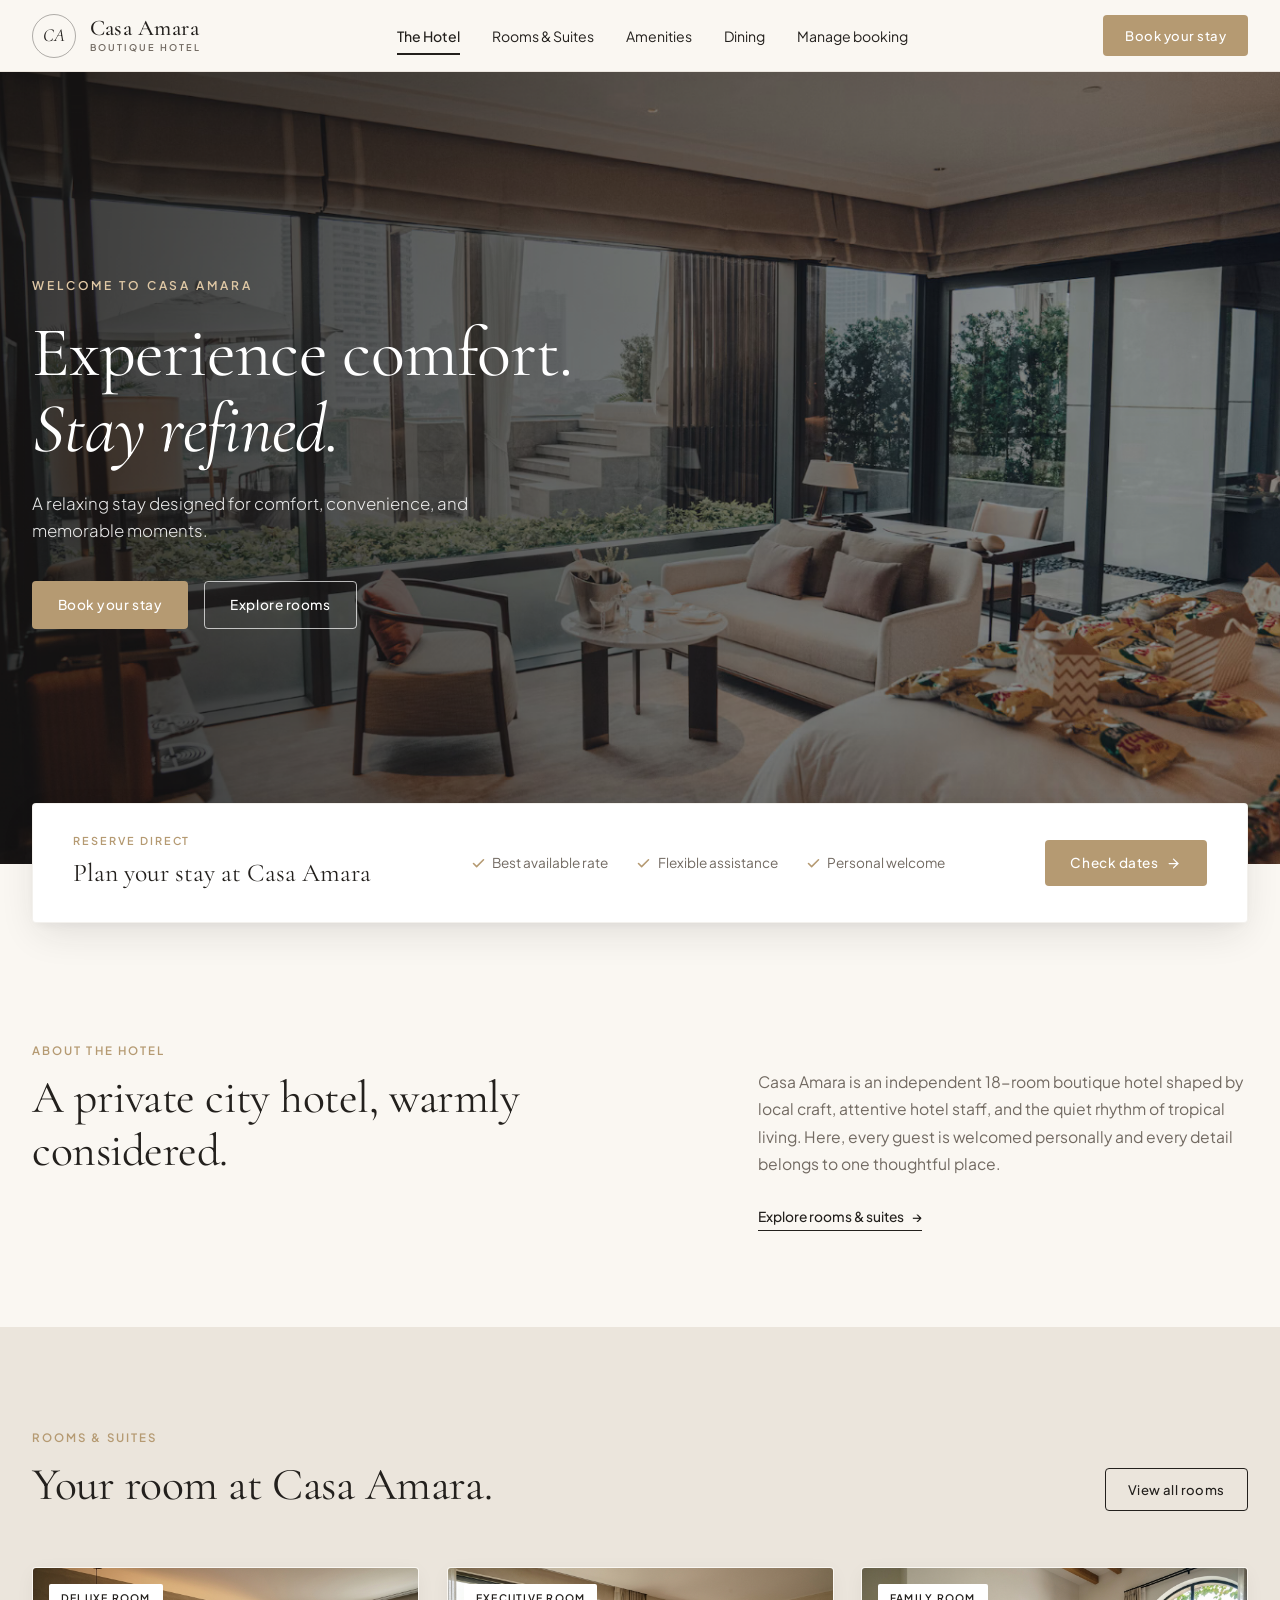
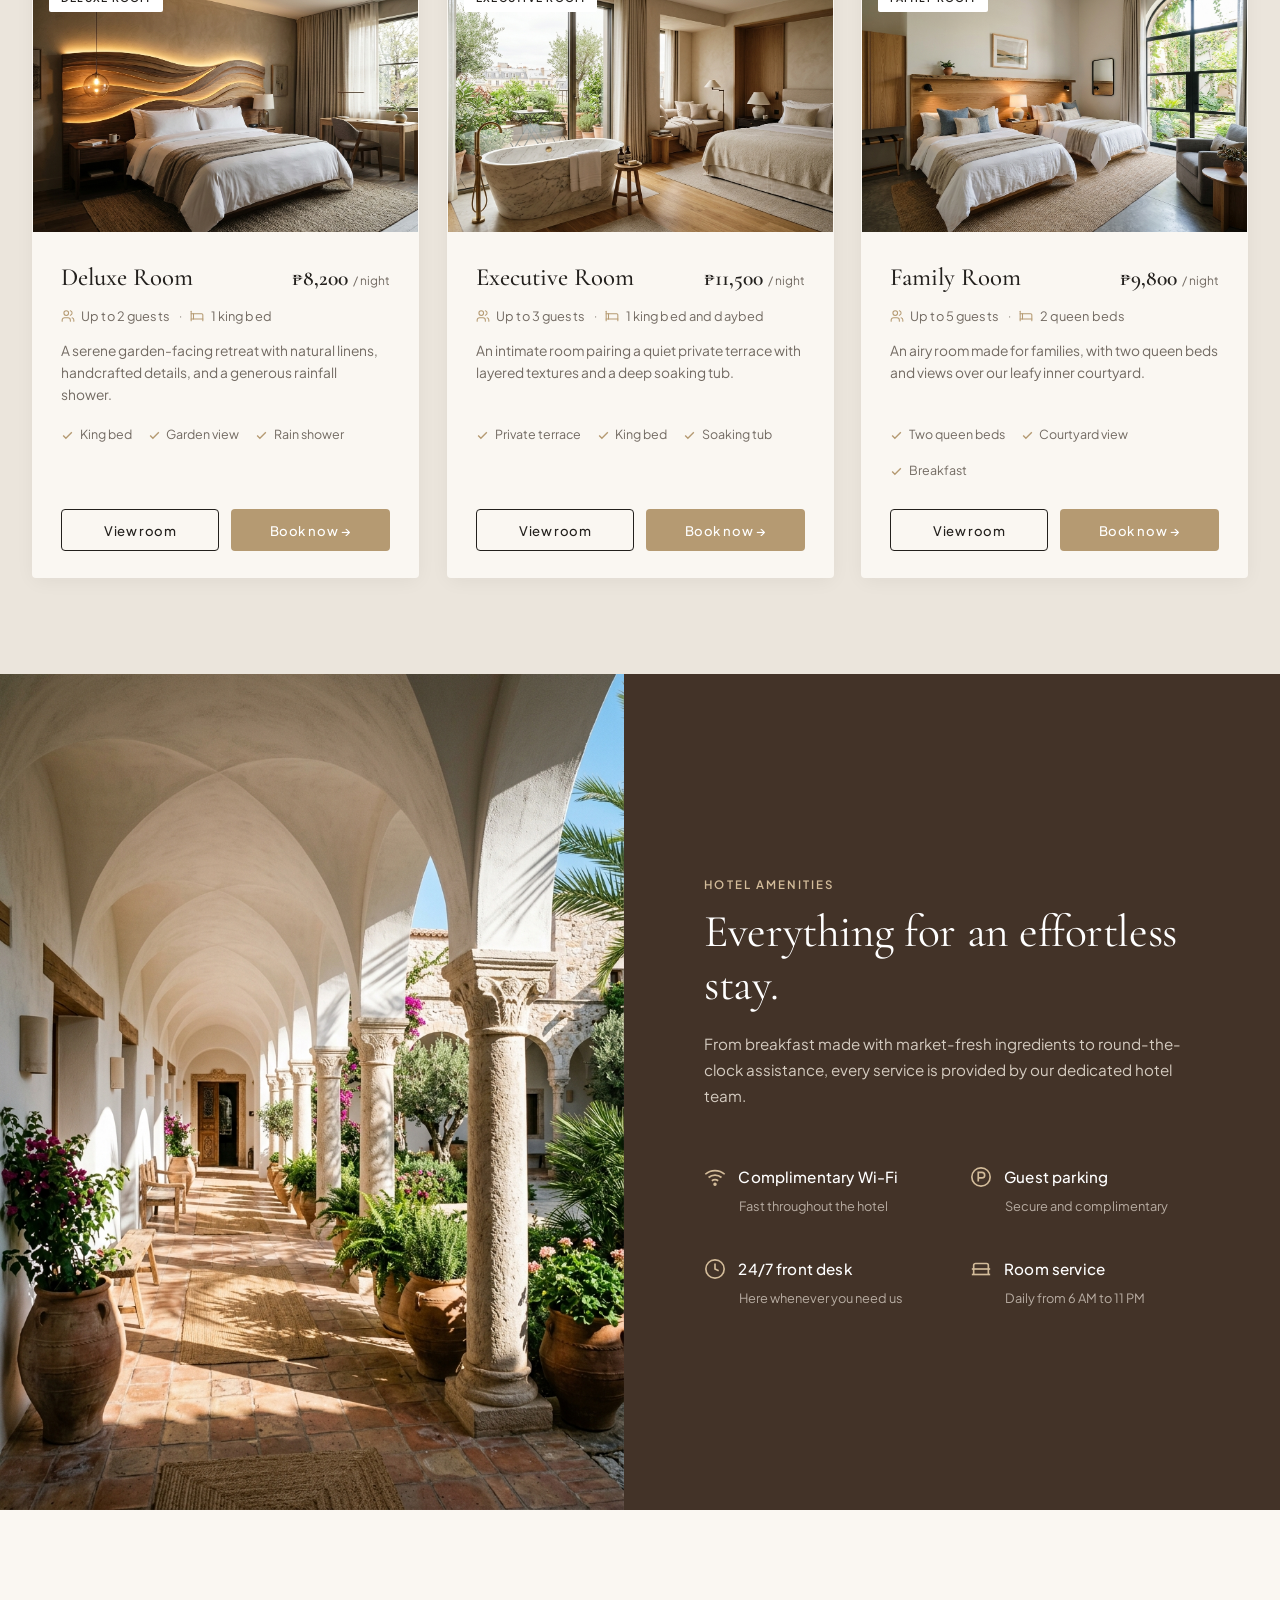
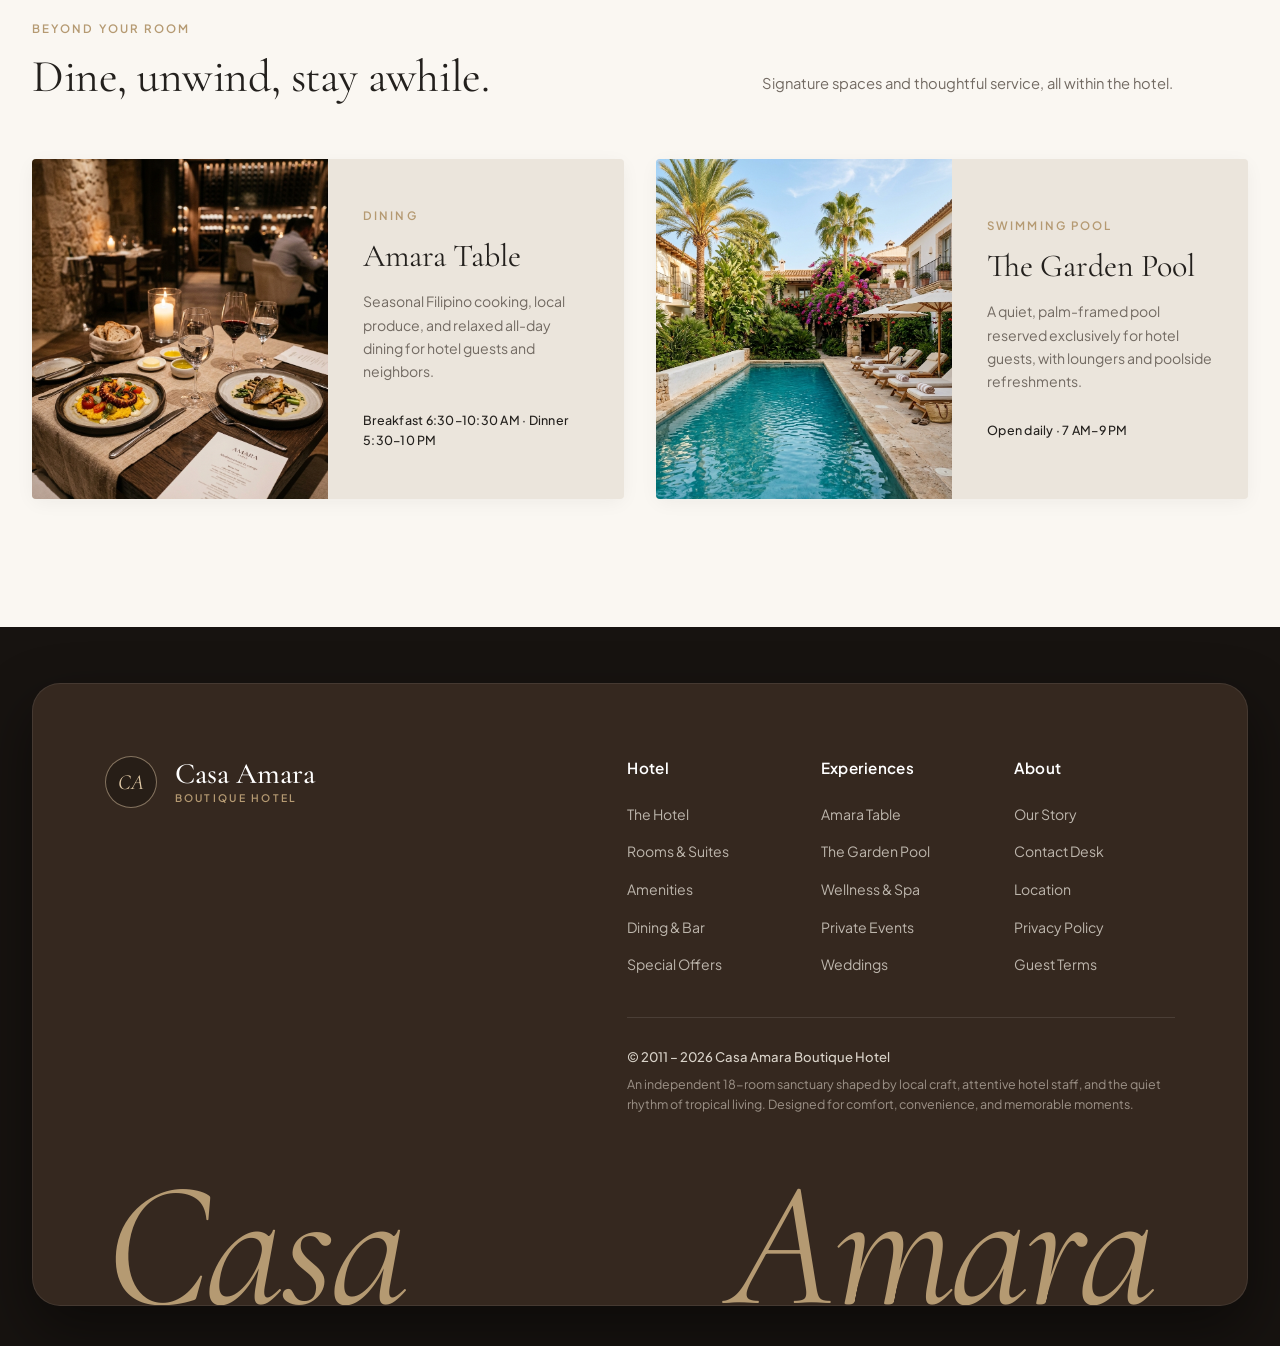
<file: index.html>
<!DOCTYPE html>
<html lang="en">
<head>
  <meta charset="UTF-8">
  <meta name="viewport" content="width=device-width, initial-scale=1.0">
  <title>Casa Amara Boutique Hotel | Luxury Stay</title>
  <meta name="description" content="Casa Amara is an independent 18-room boutique hotel shaped by local craft, attentive staff, and the quiet rhythm of tropical living.">
  
  <!-- Google Fonts: Cormorant Garamond & Plus Jakarta Sans -->
  <link rel="preconnect" href="https://fonts.googleapis.com">
  <link rel="preconnect" href="https://fonts.gstatic.com" crossorigin>
  <link href="https://fonts.googleapis.com/css2?family=Cormorant+Garamond:ital,wght@0,400;0,500;0,600;1,400;1,500&family=Plus+Jakarta+Sans:wght@300;400;500;600&display=swap" rel="stylesheet">
  
  <!-- Main Stylesheet -->
  <link rel="stylesheet" href="css/style.css">
</head>
<body>

  <!-- =========================================================================
       1. Top Header & Navigation
       ========================================================================= -->
  <header class="site-header" id="top">
    <div class="header-container">
      <!-- Monogram & Logo -->
      <a href="#top" class="brand-logo" aria-label="Casa Amara Home">
        <div class="logo-circle">CA</div>
        <div class="logo-text">
          <span class="logo-title">Casa Amara</span>
          <span class="logo-subtitle">BOUTIQUE HOTEL</span>
        </div>
      </a>

      <!-- Navigation Links -->
      <nav aria-label="Primary Navigation">
        <ul class="nav-menu">
          <li><a href="#top" class="nav-link active">The Hotel</a></li>
          <li><a href="rooms.html" class="nav-link">Rooms &amp; Suites</a></li>
          <li><a href="#amenities" class="nav-link">Amenities</a></li>
          <li><a href="#dining" class="nav-link">Dining</a></li>
          <li><a href="#reserve" class="nav-link">Manage booking</a></li>
        </ul>
      </nav>

      <!-- Action Button -->
      <div class="header-action">
        <a href="booking.html" class="btn-primary">Book your stay</a>
      </div>

      <!-- Mobile Hamburger -->
      <button class="mobile-toggle" aria-label="Toggle navigation menu">
        <span></span>
        <span></span>
        <span></span>
      </button>
    </div>
  </header>

  <main>
    <!-- =========================================================================
         2. Hero Section
         ========================================================================= -->
    <section class="hero-section" id="hero">
      <div class="container">
        <div class="hero-content">
          <span class="hero-tagline">WELCOME TO CASA AMARA</span>
          <h1 class="hero-title">
            Experience comfort.
            <span class="italic-highlight">Stay refined.</span>
          </h1>
          <p class="hero-desc">
            A relaxing stay designed for comfort, convenience, and memorable moments.
          </p>
          <div class="hero-buttons">
            <a href="booking.html" class="btn-primary">Book your stay</a>
            <a href="rooms.html" class="btn-outline-white">Explore rooms</a>
          </div>
        </div>
      </div>
    </section>

    <!-- =========================================================================
         3. Reserve Direct Floating Bar
         ========================================================================= -->
    <div class="container reserve-direct-wrapper" id="reserve">
      <div class="reserve-direct-card">
        <div class="reserve-left">
          <div class="reserve-tag">RESERVE DIRECT</div>
          <h2 class="reserve-heading">Plan your stay at Casa Amara</h2>
        </div>

        <ul class="reserve-perks">
          <li>
            <svg width="15" height="15" viewBox="0 0 24 24" fill="none" stroke="currentColor" stroke-width="2.5" stroke-linecap="round" stroke-linejoin="round">
              <polyline points="20 6 9 17 4 12"></polyline>
            </svg>
            Best available rate
          </li>
          <li>
            <svg width="15" height="15" viewBox="0 0 24 24" fill="none" stroke="currentColor" stroke-width="2.5" stroke-linecap="round" stroke-linejoin="round">
              <polyline points="20 6 9 17 4 12"></polyline>
            </svg>
            Flexible assistance
          </li>
          <li>
            <svg width="15" height="15" viewBox="0 0 24 24" fill="none" stroke="currentColor" stroke-width="2.5" stroke-linecap="round" stroke-linejoin="round">
              <polyline points="20 6 9 17 4 12"></polyline>
            </svg>
            Personal welcome
          </li>
        </ul>

        <div class="reserve-action">
          <a href="booking.html" class="btn-primary">
            Check dates
            <svg width="15" height="15" viewBox="0 0 24 24" fill="none" stroke="currentColor" stroke-width="2" stroke-linecap="round" stroke-linejoin="round">
              <line x1="5" y1="12" x2="19" y2="12"></line>
              <polyline points="12 5 19 12 12 19"></polyline>
            </svg>
          </a>
        </div>
      </div>
    </div>

    <!-- =========================================================================
         4. About The Hotel Section
         ========================================================================= -->
    <section class="about-section" id="about">
      <div class="container">
        <div class="about-grid">
          <div class="about-left">
            <span class="eyebrow-tag">ABOUT THE HOTEL</span>
            <h2 class="section-headline">A private city hotel, warmly considered.</h2>
          </div>
          <div class="about-right">
            <p class="about-text">
              Casa Amara is an independent 18-room boutique hotel shaped by local craft, attentive hotel staff, and the quiet rhythm of tropical living. Here, every guest is welcomed personally and every detail belongs to one thoughtful place.
            </p>
            <a href="rooms.html" class="text-arrow-link">
              Explore rooms &amp; suites 
              <span aria-hidden="true">&rarr;</span>
            </a>
          </div>
        </div>
      </div>
    </section>

    <!-- =========================================================================
         5. Rooms & Suites Section
         ========================================================================= -->
    <section class="rooms-section" id="rooms">
      <div class="container">
        <div class="section-top-row">
          <div>
            <span class="eyebrow-tag">ROOMS &amp; SUITES</span>
            <h2 class="section-headline">Your room at Casa Amara.</h2>
          </div>
          <a href="rooms.html" class="btn-outline-dark">View all rooms</a>
        </div>

        <div class="rooms-grid">
          <!-- Room Card 1: Deluxe Room -->
          <article class="room-card">
            <div class="room-image-box">
              <span class="room-badge">DELUXE ROOM</span>
              <img src="assets/images/deluxe-room.jpg" alt="Deluxe Room with handcrafted headboard" loading="lazy">
            </div>
            <div class="room-content">
              <div class="room-header">
                <h3 class="room-title">Deluxe Room</h3>
                <div class="room-price">₱8,200 <span>/ night</span></div>
              </div>
              <div class="room-meta">
                <span class="room-meta-item">
                  <svg class="meta-icon" width="14" height="14" viewBox="0 0 24 24" fill="none" stroke="currentColor" stroke-width="1.8" stroke-linecap="round" stroke-linejoin="round" aria-hidden="true"><path d="M16 21v-2a4 4 0 0 0-4-4H6a4 4 0 0 0-4 4v2"></path><circle cx="9" cy="7" r="4"></circle><path d="M22 21v-2a4 4 0 0 0-3-3.87"></path><path d="M16 3.13a4 4 0 0 1 0 7.75"></path></svg>
                  Up to 2 guests
                </span>
                <span class="room-meta-sep">·</span>
                <span class="room-meta-item">
                  <svg class="meta-icon" width="14" height="14" viewBox="0 0 24 24" fill="none" stroke="currentColor" stroke-width="1.8" stroke-linecap="round" stroke-linejoin="round" aria-hidden="true"><path d="M2 4v16"></path><path d="M2 8h18a2 2 0 0 1 2 2v10"></path><path d="M2 17h20"></path><path d="M6 8v9"></path></svg>
                  1 king bed
                </span>
              </div>
              <p class="room-desc">
                A serene garden-facing retreat with natural linens, handcrafted details, and a generous rainfall shower.
              </p>
              <ul class="room-features">
                <li>
                  <svg width="13" height="13" viewBox="0 0 24 24" fill="none" stroke="currentColor" stroke-width="2.5"><polyline points="20 6 9 17 4 12"></polyline></svg>
                  King bed
                </li>
                <li>
                  <svg width="13" height="13" viewBox="0 0 24 24" fill="none" stroke="currentColor" stroke-width="2.5"><polyline points="20 6 9 17 4 12"></polyline></svg>
                  Garden view
                </li>
                <li>
                  <svg width="13" height="13" viewBox="0 0 24 24" fill="none" stroke="currentColor" stroke-width="2.5"><polyline points="20 6 9 17 4 12"></polyline></svg>
                  Rain shower
                </li>
              </ul>
              <div class="room-actions">
                <button type="button" class="btn-outline-dark btn-view-room" data-room-id="deluxe">View room</button>
                <a href="booking.html?room=deluxe" class="btn-primary">Book now &rarr;</a>
              </div>
            </div>
          </article>

          <!-- Room Card 2: Executive Room -->
          <article class="room-card">
            <div class="room-image-box">
              <span class="room-badge">EXECUTIVE ROOM</span>
              <img src="assets/images/executive-room.jpg" alt="Executive Room with private terrace and soaking tub" loading="lazy">
            </div>
            <div class="room-content">
              <div class="room-header">
                <h3 class="room-title">Executive Room</h3>
                <div class="room-price">₱11,500 <span>/ night</span></div>
              </div>
              <div class="room-meta">
                <span class="room-meta-item">
                  <svg class="meta-icon" width="14" height="14" viewBox="0 0 24 24" fill="none" stroke="currentColor" stroke-width="1.8" stroke-linecap="round" stroke-linejoin="round" aria-hidden="true"><path d="M16 21v-2a4 4 0 0 0-4-4H6a4 4 0 0 0-4 4v2"></path><circle cx="9" cy="7" r="4"></circle><path d="M22 21v-2a4 4 0 0 0-3-3.87"></path><path d="M16 3.13a4 4 0 0 1 0 7.75"></path></svg>
                  Up to 3 guests
                </span>
                <span class="room-meta-sep">·</span>
                <span class="room-meta-item">
                  <svg class="meta-icon" width="14" height="14" viewBox="0 0 24 24" fill="none" stroke="currentColor" stroke-width="1.8" stroke-linecap="round" stroke-linejoin="round" aria-hidden="true"><path d="M2 4v16"></path><path d="M2 8h18a2 2 0 0 1 2 2v10"></path><path d="M2 17h20"></path><path d="M6 8v9"></path></svg>
                  1 king bed and daybed
                </span>
              </div>
              <p class="room-desc">
                An intimate room pairing a quiet private terrace with layered textures and a deep soaking tub.
              </p>
              <ul class="room-features">
                <li>
                  <svg width="13" height="13" viewBox="0 0 24 24" fill="none" stroke="currentColor" stroke-width="2.5"><polyline points="20 6 9 17 4 12"></polyline></svg>
                  Private terrace
                </li>
                <li>
                  <svg width="13" height="13" viewBox="0 0 24 24" fill="none" stroke="currentColor" stroke-width="2.5"><polyline points="20 6 9 17 4 12"></polyline></svg>
                  King bed
                </li>
                <li>
                  <svg width="13" height="13" viewBox="0 0 24 24" fill="none" stroke="currentColor" stroke-width="2.5"><polyline points="20 6 9 17 4 12"></polyline></svg>
                  Soaking tub
                </li>
              </ul>
              <div class="room-actions">
                <button type="button" class="btn-outline-dark btn-view-room" data-room-id="executive">View room</button>
                <a href="booking.html?room=executive" class="btn-primary">Book now &rarr;</a>
              </div>
            </div>
          </article>

          <!-- Room Card 3: Family Room -->
          <article class="room-card">
            <div class="room-image-box">
              <span class="room-badge">FAMILY ROOM</span>
              <img src="assets/images/family-room.jpg" alt="Family Room overlooking inner leafy courtyard" loading="lazy">
            </div>
            <div class="room-content">
              <div class="room-header">
                <h3 class="room-title">Family Room</h3>
                <div class="room-price">₱9,800 <span>/ night</span></div>
              </div>
              <div class="room-meta">
                <span class="room-meta-item">
                  <svg class="meta-icon" width="14" height="14" viewBox="0 0 24 24" fill="none" stroke="currentColor" stroke-width="1.8" stroke-linecap="round" stroke-linejoin="round" aria-hidden="true"><path d="M16 21v-2a4 4 0 0 0-4-4H6a4 4 0 0 0-4 4v2"></path><circle cx="9" cy="7" r="4"></circle><path d="M22 21v-2a4 4 0 0 0-3-3.87"></path><path d="M16 3.13a4 4 0 0 1 0 7.75"></path></svg>
                  Up to 5 guests
                </span>
                <span class="room-meta-sep">·</span>
                <span class="room-meta-item">
                  <svg class="meta-icon" width="14" height="14" viewBox="0 0 24 24" fill="none" stroke="currentColor" stroke-width="1.8" stroke-linecap="round" stroke-linejoin="round" aria-hidden="true"><path d="M2 4v16"></path><path d="M2 8h18a2 2 0 0 1 2 2v10"></path><path d="M2 17h20"></path><path d="M6 8v9"></path></svg>
                  2 queen beds
                </span>
              </div>
              <p class="room-desc">
                An airy room made for families, with two queen beds and views over our leafy inner courtyard.
              </p>
              <ul class="room-features">
                <li>
                  <svg width="13" height="13" viewBox="0 0 24 24" fill="none" stroke="currentColor" stroke-width="2.5"><polyline points="20 6 9 17 4 12"></polyline></svg>
                  Two queen beds
                </li>
                <li>
                  <svg width="13" height="13" viewBox="0 0 24 24" fill="none" stroke="currentColor" stroke-width="2.5"><polyline points="20 6 9 17 4 12"></polyline></svg>
                  Courtyard view
                </li>
                <li>
                  <svg width="13" height="13" viewBox="0 0 24 24" fill="none" stroke="currentColor" stroke-width="2.5"><polyline points="20 6 9 17 4 12"></polyline></svg>
                  Breakfast
                </li>
              </ul>
              <div class="room-actions">
                <button type="button" class="btn-outline-dark btn-view-room" data-room-id="family">View room</button>
                <a href="booking.html?room=family" class="btn-primary">Book now &rarr;</a>
              </div>
            </div>
          </article>
        </div>
      </div>
    </section>

    <!-- =========================================================================
         6. Hotel Amenities Section
         ========================================================================= -->
    <section class="amenities-section" id="amenities">
      <div class="amenities-wrapper">
        <!-- Left: Full Architectural Photo -->
        <div class="amenities-image-col">
          <img src="assets/images/amenities-arch.jpg" alt="Architectural whitewashed arches and corridor" loading="lazy">
        </div>

        <!-- Right: Chocolate Espresso Content Panel -->
        <div class="amenities-content-col">
          <span class="eyebrow-tag light">HOTEL AMENITIES</span>
          <h2 class="section-headline">Everything for an effortless stay.</h2>
          <p class="amenities-intro">
            From breakfast made with market-fresh ingredients to round-the-clock assistance, every service is provided by our dedicated hotel team.
          </p>

          <div class="amenities-features-grid">
            <!-- Amenity 1: Wi-Fi -->
            <div class="amenity-item">
              <div class="amenity-header">
                <svg class="amenity-icon" viewBox="0 0 24 24" fill="none" stroke="currentColor" stroke-width="1.8">
                  <path d="M5 12.55a11 11 0 0 1 14.08 0"></path>
                  <path d="M1.42 9a16 16 0 0 1 21.16 0"></path>
                  <path d="M8.53 16.11a6 6 0 0 1 6.95 0"></path>
                  <circle cx="12" cy="20" r="1" fill="currentColor"></circle>
                </svg>
                <h4 class="amenity-title">Complimentary Wi-Fi</h4>
              </div>
              <p class="amenity-subtext">Fast throughout the hotel</p>
            </div>

            <!-- Amenity 2: Guest parking -->
            <div class="amenity-item">
              <div class="amenity-header">
                <svg class="amenity-icon" viewBox="0 0 24 24" fill="none" stroke="currentColor" stroke-width="1.8">
                  <circle cx="12" cy="12" r="10"></circle>
                  <path d="M9 17V7h4a3 3 0 0 1 0 6H9"></path>
                </svg>
                <h4 class="amenity-title">Guest parking</h4>
              </div>
              <p class="amenity-subtext">Secure and complimentary</p>
            </div>

            <!-- Amenity 3: 24/7 Front desk -->
            <div class="amenity-item">
              <div class="amenity-header">
                <svg class="amenity-icon" viewBox="0 0 24 24" fill="none" stroke="currentColor" stroke-width="1.8">
                  <circle cx="12" cy="12" r="10"></circle>
                  <polyline points="12 6 12 12 16 14"></polyline>
                </svg>
                <h4 class="amenity-title">24/7 front desk</h4>
              </div>
              <p class="amenity-subtext">Here whenever you need us</p>
            </div>

            <!-- Amenity 4: Room service -->
            <div class="amenity-item">
              <div class="amenity-header">
                <svg class="amenity-icon" viewBox="0 0 24 24" fill="none" stroke="currentColor" stroke-width="1.8">
                  <path d="M2 18h20"></path>
                  <path d="M4 18V8a2 2 0 0 1 2-2h12a2 2 0 0 1 2 2v10"></path>
                  <line x1="2" y1="12" x2="22" y2="12"></line>
                </svg>
                <h4 class="amenity-title">Room service</h4>
              </div>
              <p class="amenity-subtext">Daily from 6 AM to 11 PM</p>
            </div>
          </div>
        </div>
      </div>
    </section>

    <!-- =========================================================================
         7. Beyond Your Room / Dining & Pool Section
         ========================================================================= -->
    <section class="dining-section" id="dining">
      <div class="container">
        <div class="dining-top-row">
          <div>
            <span class="eyebrow-tag">BEYOND YOUR ROOM</span>
            <h2 class="section-headline">Dine, unwind, stay awhile.</h2>
          </div>
          <p class="dining-subtitle-text">
            Signature spaces and thoughtful service, all within the hotel.
          </p>
        </div>

        <div class="dining-cards-grid">
          <!-- Dining Card 1: Amara Table -->
          <article class="dining-split-card">
            <div class="dining-image-half">
              <img src="assets/images/dining-table.jpg" alt="Amara Table dining atmosphere" loading="lazy">
            </div>
            <div class="dining-info-half">
              <span class="eyebrow-tag">DINING</span>
              <h3 class="dining-card-title">Amara Table</h3>
              <p class="dining-card-desc">
                Seasonal Filipino cooking, local produce, and relaxed all-day dining for hotel guests and neighbors.
              </p>
              <div class="dining-schedule">
                Breakfast 6:30–10:30 AM · Dinner 5:30–10 PM
              </div>
            </div>
          </article>

          <!-- Dining Card 2: The Garden Pool -->
          <article class="dining-split-card">
            <div class="dining-image-half">
              <img src="assets/images/garden-pool.jpg" alt="The Garden Pool with palm trees" loading="lazy">
            </div>
            <div class="dining-info-half">
              <span class="eyebrow-tag">SWIMMING POOL</span>
              <h3 class="dining-card-title">The Garden Pool</h3>
              <p class="dining-card-desc">
                A quiet, palm-framed pool reserved exclusively for hotel guests, with loungers and poolside refreshments.
              </p>
              <div class="dining-schedule">
                Open daily · 7 AM–9 PM
              </div>
            </div>
          </article>
        </div>
      </div>
    </section>
  </main>

  <!-- =========================================================================
       8. Modern Boutique Footer (Recessed Card with Kinetic Typography)
       ========================================================================= -->
  <footer class="site-footer-wrapper" id="footer">
    <div class="footer-card">
      <div class="footer-main-grid">
        <!-- Left: Brand Logo & Title -->
        <div class="footer-left-col">
          <div class="footer-brand">
            <div class="footer-logo-circle">CA</div>
            <div class="footer-brand-text">
              <span class="footer-brand-title">Casa Amara</span>
              <span class="footer-brand-subtitle">BOUTIQUE HOTEL</span>
            </div>
          </div>
        </div>

        <!-- Right: 3 Nav Columns & Copyright Credit Note -->
        <div class="footer-right-col">
          <div class="footer-nav-columns">
            <div>
              <h4 class="footer-col-title">Hotel</h4>
              <ul class="footer-link-list">
                <li><a href="#top">The Hotel</a></li>
                <li><a href="rooms.html">Rooms &amp; Suites</a></li>
                <li><a href="#amenities">Amenities</a></li>
                <li><a href="#dining">Dining &amp; Bar</a></li>
                <li><a href="#rooms">Special Offers</a></li>
              </ul>
            </div>

            <div>
              <h4 class="footer-col-title">Experiences</h4>
              <ul class="footer-link-list">
                <li><a href="#dining">Amara Table</a></li>
                <li><a href="#dining">The Garden Pool</a></li>
                <li><a href="#amenities">Wellness &amp; Spa</a></li>
                <li><a href="#reserve">Private Events</a></li>
                <li><a href="#reserve">Weddings</a></li>
              </ul>
            </div>

            <div>
              <h4 class="footer-col-title">About</h4>
              <ul class="footer-link-list">
                <li><a href="#about">Our Story</a></li>
                <li><a href="#reserve">Contact Desk</a></li>
                <li><a href="#reserve">Location</a></li>
                <li><a href="#top">Privacy Policy</a></li>
                <li><a href="#top">Guest Terms</a></li>
              </ul>
            </div>
          </div>

          <div class="footer-copy-block">
            <p class="footer-copyright">&copy; 2011 &ndash; 2026 Casa Amara Boutique Hotel</p>
            <p class="footer-credit-note">
              An independent 18-room sanctuary shaped by local craft, attentive hotel staff, and the quiet rhythm of tropical living. Designed for comfort, convenience, and memorable moments.
            </p>
          </div>
        </div>
      </div>

      <!-- Bottom Giant Display Text in Italic -->
      <div class="giant-footer-title" aria-label="Casa Amara">
        <div class="stretch-word">Casa</div>
        <span class="stretch-space">&nbsp;</span>
        <div class="stretch-word">Amara</div>
      </div>
    </div>
  </footer>

  <!-- =========================================================================
       View Room Detail Modal (Split 2-Column Luxury Modal - Exact Figma Spec)
       ========================================================================= -->
  <div class="view-room-modal-backdrop" id="viewRoomModal" aria-hidden="true" role="dialog">
    <div class="view-room-modal-card">
      <button type="button" class="view-room-modal-close" id="closeViewRoomModal" aria-label="Close modal">
        <svg width="20" height="20" viewBox="0 0 24 24" fill="none" stroke="currentColor" stroke-width="2" stroke-linecap="round" stroke-linejoin="round">
          <line x1="18" y1="6" x2="6" y2="18"></line>
          <line x1="6" y1="6" x2="18" y2="18"></line>
        </svg>
      </button>

      <!-- Left: Full-bleed Room Photography -->
      <div class="view-room-modal-media">
        <img id="viewRoomModalImg" src="assets/images/deluxe-room.jpg" alt="Deluxe Room Interior">
      </div>

      <!-- Right: Detailed Information -->
      <div class="view-room-modal-content">
        <div class="view-room-modal-top">
          <div class="view-room-tag" id="viewRoomModalTag">Deluxe room</div>
          <h2 class="view-room-title" id="viewRoomModalTitle">Deluxe Room</h2>
          <p class="view-room-desc" id="viewRoomModalDesc">
            A serene garden-facing retreat with natural linens, handcrafted details, and a generous rainfall shower.
          </p>
          
          <hr class="view-room-divider">

          <div class="view-room-specs" id="viewRoomModalSpecs">
            Up to 2 guests · 1 king bed · 4 rooms in hotel inventory
          </div>

          <div class="view-room-features" id="viewRoomModalFeatures">
            <span><svg width="12" height="12" viewBox="0 0 24 24" fill="none" stroke="currentColor" stroke-width="2.5"><polyline points="20 6 9 17 4 12"></polyline></svg> King bed</span>
            <span><svg width="12" height="12" viewBox="0 0 24 24" fill="none" stroke="currentColor" stroke-width="2.5"><polyline points="20 6 9 17 4 12"></polyline></svg> Garden view</span>
            <span><svg width="12" height="12" viewBox="0 0 24 24" fill="none" stroke="currentColor" stroke-width="2.5"><polyline points="20 6 9 17 4 12"></polyline></svg> Rain shower</span>
          </div>

          <hr class="view-room-divider">
        </div>

        <div class="view-room-footer">
          <div class="view-room-price-box">
            <div class="view-room-price-val" id="viewRoomModalPrice">₱8,200</div>
            <div class="view-room-price-sub">/ night</div>
          </div>
          <a href="booking.html?room=deluxe" class="view-room-btn-book" id="viewRoomModalBookBtn">
            Book this room
          </a>
        </div>
      </div>
    </div>
  </div>

  <!-- Script -->
  <script src="js/main.js"></script>
</body>
</html>
</file>
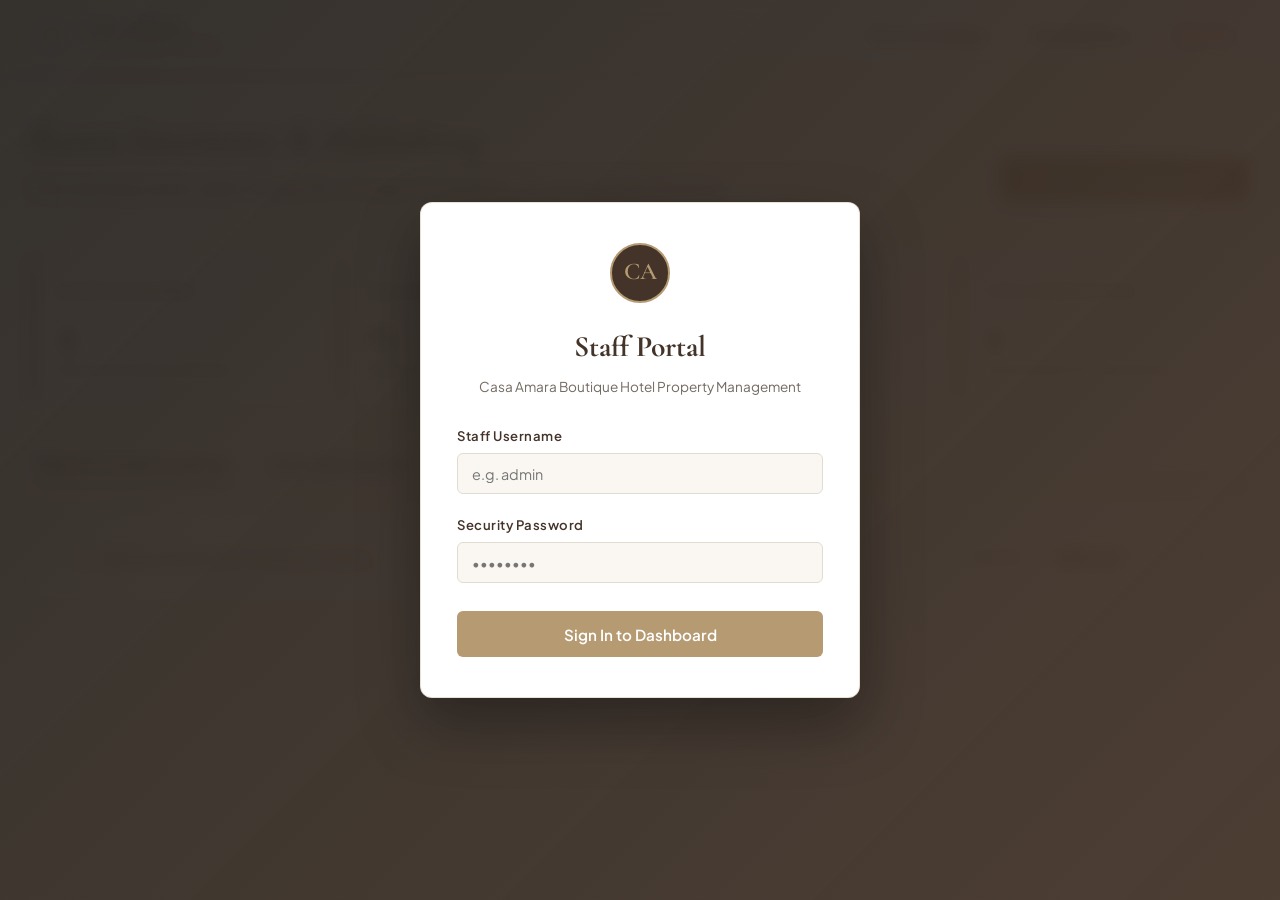
<file: admin.html>
<!DOCTYPE html>
<html lang="en">
<head>
  <meta charset="UTF-8">
  <meta name="viewport" content="width=device-width, initial-scale=1.0">
  <title>Casa Amara | Hotel Admin &amp; Room Inventory Publishing Portal</title>
  <meta name="description" content="Casa Amara Boutique Hotel Management &amp; Room Publishing System. Manage inventory, nightly rates, amenities, and guest reservations.">
  
  <!-- Typography -->
  <link rel="preconnect" href="https://fonts.googleapis.com">
  <link rel="preconnect" href="https://fonts.gstatic.com" crossorigin>
  <link href="https://fonts.googleapis.com/css2?family=Cormorant+Garamond:ital,wght@0,300;0,400;0,500;0,600;1,400&family=Plus+Jakarta+Sans:wght@300;400;500;600;700&display=swap" rel="stylesheet">
  
  <!-- CSS Stylesheets -->
  <link rel="stylesheet" href="css/style.css">
  <link rel="stylesheet" href="css/admin.css">
</head>
<body class="admin-body">

  <!-- =========================================================================
       1. Staff Authentication Overlay (Security Gate)
       ========================================================================= -->
  <div class="admin-login-overlay" id="loginOverlay">
    <div class="admin-login-card">
      <div class="admin-login-logo">CA</div>
      <h2 class="admin-login-title">Staff Portal</h2>
      <p class="admin-login-subtitle">Casa Amara Boutique Hotel Property Management</p>

      <form id="loginForm">
        <div class="form-field-group" style="text-align: left;">
          <label for="loginUsername">Staff Username</label>
          <input type="text" id="loginUsername" placeholder="e.g. admin" required autocomplete="username">
        </div>
        <div class="form-field-group" style="text-align: left;">
          <label for="loginPassword">Security Password</label>
          <input type="password" id="loginPassword" placeholder="••••••••" required autocomplete="current-password">
        </div>
        <div id="loginError" style="display: none; color: #E53E3E; font-size: 0.85rem; margin-bottom: 1rem; text-align: left;"></div>
        <button type="submit" class="btn-login-submit">Sign In to Dashboard</button>
      </form>

      
    </div>
  </div>

  <!-- =========================================================================
       2. Admin Navbar
       ========================================================================= -->
  <header class="admin-navbar">
    <div class="admin-nav-inner">
      <div class="admin-nav-left">
        <a href="index.html" class="admin-logo-link">
          <div class="logo-circle" style="width: 38px; height: 38px; font-size: 1rem;">CA</div>
          <div class="logo-text">
            <span class="logo-title" style="font-size: 1.25rem;">Casa Amara</span>
            <span class="logo-subtitle" style="font-size: 0.58rem;">MANAGEMENT PORTAL</span>
          </div>
        </a>
      </div>

      <div class="admin-nav-right">
        <a href="rooms.html" target="_blank" class="btn-nav-action">View Live Catalog ↗</a>
        <a href="booking.html" target="_blank" class="btn-nav-action">Booking Flow ↗</a>
        <button type="button" class="btn-nav-action btn-nav-signout" id="btnSignOut">Sign Out</button>
      </div>
    </div>
  </header>

  <!-- =========================================================================
       3. Main Dashboard Body
       ========================================================================= -->
  <main class="admin-main">
    <!-- Header Title & Action Row -->
    <div class="admin-header-row">
      <div class="admin-title-area">
        <h1>Room Inventory &amp; Publishing</h1>
        <p>Post new luxury rooms, adjust nightly rates, manage unit availability, and oversee guest bookings.</p>
      </div>
      <div class="admin-actions-area">
        <button type="button" class="btn-post-room" id="btnOpenPostModal">
          <svg width="16" height="16" viewBox="0 0 24 24" fill="none" stroke="currentColor" stroke-width="2.5"><line x1="12" y1="5" x2="12" y2="19"></line><line x1="5" y1="12" x2="19" y2="12"></line></svg>
          Post / Publish New Room
        </button>
      </div>
    </div>

    <!-- KPI Performance Cards -->
    <section class="admin-kpi-grid">
      <div class="admin-kpi-card">
        <div class="kpi-label">Room Categories</div>
        <div class="kpi-value" id="kpiTotalRooms">4</div>
        <div class="kpi-subtext">Active room types published</div>
      </div>
      <div class="admin-kpi-card">
        <div class="kpi-label">Available Units</div>
        <div class="kpi-value" id="kpiAvailableUnits">15</div>
        <div class="kpi-subtext">Ready for immediate check-in</div>
      </div>
      <div class="admin-kpi-card">
        <div class="kpi-label">Under Maintenance</div>
        <div class="kpi-value" id="kpiMaintenanceRooms">0</div>
        <div class="kpi-subtext">Temporarily off-market</div>
      </div>
      <div class="admin-kpi-card">
        <div class="kpi-label">Total Reservations</div>
        <div class="kpi-value" id="kpiTotalReservations">4</div>
        <div class="kpi-subtext">Synchronized from web &amp; desk</div>
      </div>
    </section>

    <!-- Tab Switching -->
    <div class="admin-tabs-nav">
      <button type="button" class="admin-tab-btn active" data-tab="rooms">Rooms &amp; Suites Inventory</button>
      <button type="button" class="admin-tab-btn" data-tab="reservations">Guest Reservations</button>
    </div>

    <!-- Toolbar: Search & Filters -->
    <div class="admin-toolbar">
      <div class="toolbar-search-box">
        <svg width="15" height="15" viewBox="0 0 24 24" fill="none" stroke="currentColor" stroke-width="2" stroke-linecap="round" stroke-linejoin="round"><circle cx="11" cy="11" r="8"></circle><line x1="21" y1="21" x2="16.65" y2="16.65"></line></svg>
        <input type="text" id="roomSearchInput" placeholder="Search rooms by name, bedding, or specs...">
      </div>
      <div class="toolbar-filters">
        <label for="roomStatusFilter" class="filter-label">Status:</label>
        <div class="custom-select-wrap">
          <select id="roomStatusFilter" class="filter-select">
            <option value="all">All Rooms</option>
            <option value="available">Available Only</option>
            <option value="maintenance">Under Maintenance</option>
            <option value="sold_out">Sold Out</option>
          </select>
          <svg class="select-chevron-icon" width="12" height="12" viewBox="0 0 24 24" fill="none" stroke="currentColor" stroke-width="2.2" stroke-linecap="round" stroke-linejoin="round">
            <polyline points="6 9 12 15 18 9"></polyline>
          </svg>
        </div>
      </div>
    </div>

    <!-- Rooms Catalog Cards Grid (Active Tab 1) -->
    <div class="admin-rooms-grid" id="roomsContainer">
      <!-- Dynamically Rendered by js/admin.js -->
    </div>

    <!-- Guest Reservations Table (Active Tab 2) -->
    <div id="reservationsContainer" style="display: none;">
      <div class="admin-table-container">
        <table class="admin-data-table">
          <thead>
            <tr>
              <th>Reference ID</th>
              <th>Guest Details</th>
              <th>Room &amp; Guests</th>
              <th>Stay Dates</th>
              <th>Total Amount</th>
              <th>Payment Status</th>
              <th>Actions</th>
            </tr>
          </thead>
          <tbody id="reservationsTableBody">
            <!-- Dynamically Rendered by js/admin.js -->
          </tbody>
        </table>
      </div>
    </div>
  </main>

  <!-- =========================================================================
       4. Post / Edit Room Modal Dialog
       ========================================================================= -->
  <div class="admin-modal-backdrop" id="roomModalBackdrop">
    <div class="admin-modal-container">
      <div class="admin-modal-header">
        <h2 id="modalTitle">Post / Publish New Room</h2>
        <button type="button" class="modal-close-btn" id="btnCloseModal">&times;</button>
      </div>

      <form id="roomForm">
        <div class="admin-modal-body">
          <input type="hidden" id="roomId">

          <!-- 2-Column: Room Name & Nightly Rate -->
          <div class="form-grid-2col">
            <div class="form-field-group">
              <label for="roomName">Room Title *</label>
              <input type="text" id="roomName" placeholder="e.g. Presidential Villa" required>
            </div>
            <div class="form-field-group">
              <label for="roomRate">Rate per Night (₱) *</label>
              <input type="number" id="roomRate" placeholder="e.g. 18500" required min="1000" step="100">
            </div>
          </div>

          <!-- Tagline -->
          <div class="form-field-group">
            <label for="roomTagline">Tagline / Short Description</label>
            <input type="text" id="roomTagline" placeholder="e.g. Secluded sanctuary with private plunge pool and garden.">
          </div>

          <!-- 3-Column: Capacity & Inventory -->
          <div class="form-grid-2col" style="grid-template-columns: 1fr 1fr 1fr;">
            <div class="form-field-group">
              <label for="roomMaxGuests">Max Guests *</label>
              <input type="number" id="roomMaxGuests" value="2" min="1" max="10" required>
            </div>
            <div class="form-field-group">
              <label for="roomTotalUnits">Total Units *</label>
              <input type="number" id="roomTotalUnits" value="5" min="1" max="50" required>
            </div>
            <div class="form-field-group">
              <label for="roomAvailUnits">Available Units *</label>
              <input type="number" id="roomAvailUnits" value="5" min="0" max="50" required>
            </div>
          </div>

          <!-- Bedding, Size, View -->
          <div class="form-grid-2col" style="grid-template-columns: 1fr 1fr 1fr;">
            <div class="form-field-group">
              <label for="roomBedConfig">Bed Configuration</label>
              <input type="text" id="roomBedConfig" placeholder="e.g. 1 King Bed">
            </div>
            <div class="form-field-group">
              <label for="roomSizeNum">Room Size (m²)</label>
              <div class="input-with-unit">
                <input type="number" id="roomSizeNum" placeholder="e.g. 52" min="10" max="500" step="1">
                <span class="unit-suffix">m²</span>
              </div>
              <input type="hidden" id="roomSize" name="roomSize" value="52 m²">
            </div>
            <div class="form-field-group">
              <label for="roomView">View</label>
              <input type="text" id="roomView" placeholder="e.g. Ocean View">
            </div>
          </div>

          <!-- Badge, Status, Image Selector -->
          <div class="form-grid-2col" style="grid-template-columns: 1fr 1fr 1fr;">
            <div class="form-field-group">
              <label for="roomBadge">Badge Tag</label>
              <input type="text" id="roomBadge" placeholder="e.g. Signature, Popular, New">
            </div>
            <div class="form-field-group">
              <label for="roomStatus">Publishing Status *</label>
              <select id="roomStatus" required>
                <option value="available">Available (Live on Web)</option>
                <option value="maintenance">Maintenance / Hold</option>
                <option value="sold_out">Sold Out</option>
              </select>
            </div>
            <div class="form-field-group">
              <label for="roomImage">Room Photo</label>
              <select id="roomImage">
                <option value="assets/images/deluxe-room.jpg">Deluxe Suite (High-Res Photo)</option>
                <option value="assets/images/executive-room.jpg">Executive Suite (High-Res Photo)</option>
                <option value="assets/images/family-room.jpg">Family Suite (High-Res Photo)</option>
                <option value="assets/images/premium-suite.jpg">Premium Suite (High-Res Photo)</option>
                <option value="assets/images/hero-bg.jpg">Courtyard Estate (Hero Photo)</option>
                <option value="assets/images/amenities-arch.jpg">Architectural Sanctuary (Photo)</option>
                <option value="assets/images/garden-pool.jpg">Garden Pool Oasis (Photo)</option>
                <option value="assets/images/dining-table.jpg">Amara Table Dining (Photo)</option>
              </select>
            </div>
          </div>

          <!-- Key Amenities & Highlights Checklist -->
          <div class="form-field-group">
            <label>Key Amenities &amp; Highlights</label>
            <div class="amenity-checkbox-grid">
              <label class="amenity-check-card">
                <input type="checkbox" name="roomAmenities" value="Courtyard garden view">
                <span class="custom-checkbox-indicator">
                  <svg class="check-icon" viewBox="0 0 16 16" fill="none">
                    <path d="M3.5 8.5L6.5 11.5L12.5 4.5" stroke="currentColor" stroke-width="2.2" stroke-linecap="round" stroke-linejoin="round"/>
                  </svg>
                </span>
                <span class="amenity-name">Courtyard garden view</span>
              </label>
              <label class="amenity-check-card">
                <input type="checkbox" name="roomAmenities" value="Walk-in rain shower">
                <span class="custom-checkbox-indicator">
                  <svg class="check-icon" viewBox="0 0 16 16" fill="none">
                    <path d="M3.5 8.5L6.5 11.5L12.5 4.5" stroke="currentColor" stroke-width="2.2" stroke-linecap="round" stroke-linejoin="round"/>
                  </svg>
                </span>
                <span class="amenity-name">Walk-in rain shower</span>
              </label>
              <label class="amenity-check-card">
                <input type="checkbox" name="roomAmenities" value="Private outdoor terrace">
                <span class="custom-checkbox-indicator">
                  <svg class="check-icon" viewBox="0 0 16 16" fill="none">
                    <path d="M3.5 8.5L6.5 11.5L12.5 4.5" stroke="currentColor" stroke-width="2.2" stroke-linecap="round" stroke-linejoin="round"/>
                  </svg>
                </span>
                <span class="amenity-name">Private outdoor terrace</span>
              </label>
              <label class="amenity-check-card">
                <input type="checkbox" name="roomAmenities" value="Deep soaking marble tub">
                <span class="custom-checkbox-indicator">
                  <svg class="check-icon" viewBox="0 0 16 16" fill="none">
                    <path d="M3.5 8.5L6.5 11.5L12.5 4.5" stroke="currentColor" stroke-width="2.2" stroke-linecap="round" stroke-linejoin="round"/>
                  </svg>
                </span>
                <span class="amenity-name">Deep soaking marble tub</span>
              </label>
              <label class="amenity-check-card">
                <input type="checkbox" name="roomAmenities" value="Complimentary daily breakfast">
                <span class="custom-checkbox-indicator">
                  <svg class="check-icon" viewBox="0 0 16 16" fill="none">
                    <path d="M3.5 8.5L6.5 11.5L12.5 4.5" stroke="currentColor" stroke-width="2.2" stroke-linecap="round" stroke-linejoin="round"/>
                  </svg>
                </span>
                <span class="amenity-name">Complimentary breakfast</span>
              </label>
              <label class="amenity-check-card">
                <input type="checkbox" name="roomAmenities" value="Nespresso coffee bar">
                <span class="custom-checkbox-indicator">
                  <svg class="check-icon" viewBox="0 0 16 16" fill="none">
                    <path d="M3.5 8.5L6.5 11.5L12.5 4.5" stroke="currentColor" stroke-width="2.2" stroke-linecap="round" stroke-linejoin="round"/>
                  </svg>
                </span>
                <span class="amenity-name">Nespresso coffee bar</span>
              </label>
              <label class="amenity-check-card">
                <input type="checkbox" name="roomAmenities" value="Complimentary Wi-Fi">
                <span class="custom-checkbox-indicator">
                  <svg class="check-icon" viewBox="0 0 16 16" fill="none">
                    <path d="M3.5 8.5L6.5 11.5L12.5 4.5" stroke="currentColor" stroke-width="2.2" stroke-linecap="round" stroke-linejoin="round"/>
                  </svg>
                </span>
                <span class="amenity-name">Complimentary Wi-Fi</span>
              </label>
              <label class="amenity-check-card">
                <input type="checkbox" name="roomAmenities" value="Dedicated butler assistance">
                <span class="custom-checkbox-indicator">
                  <svg class="check-icon" viewBox="0 0 16 16" fill="none">
                    <path d="M3.5 8.5L6.5 11.5L12.5 4.5" stroke="currentColor" stroke-width="2.2" stroke-linecap="round" stroke-linejoin="round"/>
                  </svg>
                </span>
                <span class="amenity-name">Dedicated butler</span>
              </label>
              <label class="amenity-check-card">
                <input type="checkbox" name="roomAmenities" value="VIP airport luxury transfer">
                <span class="custom-checkbox-indicator">
                  <svg class="check-icon" viewBox="0 0 16 16" fill="none">
                    <path d="M3.5 8.5L6.5 11.5L12.5 4.5" stroke="currentColor" stroke-width="2.2" stroke-linecap="round" stroke-linejoin="round"/>
                  </svg>
                </span>
                <span class="amenity-name">VIP airport transfer</span>
              </label>
              <label class="amenity-check-card">
                <input type="checkbox" name="roomAmenities" value="Evening turndown service">
                <span class="custom-checkbox-indicator">
                  <svg class="check-icon" viewBox="0 0 16 16" fill="none">
                    <path d="M3.5 8.5L6.5 11.5L12.5 4.5" stroke="currentColor" stroke-width="2.2" stroke-linecap="round" stroke-linejoin="round"/>
                  </svg>
                </span>
                <span class="amenity-name">Evening turndown</span>
              </label>
            </div>
          </div>

          <div class="featured-card-wrapper">
            <label class="amenity-check-card featured-toggle-card">
              <input type="checkbox" id="roomFeatured" checked>
              <span class="custom-checkbox-indicator">
                <svg class="check-icon" viewBox="0 0 16 16" fill="none">
                  <path d="M3.5 8.5L6.5 11.5L12.5 4.5" stroke="currentColor" stroke-width="2.2" stroke-linecap="round" stroke-linejoin="round"/>
                </svg>
              </span>
              <div class="featured-text-content">
                <span class="featured-title">Feature this room prominently on the Landing Page</span>
                <span class="featured-desc">Highlight in the curated suites carousel on the home page</span>
              </div>
            </label>
          </div>
        </div>

        <div class="admin-modal-footer">
          <button type="button" class="btn-secondary-action" id="btnCancelModal">Cancel</button>
          <button type="submit" class="btn-post-room">Save &amp; Publish to Website</button>
        </div>
      </form>
    </div>
  </div>

  <!-- Toast Notification Container -->
  <div class="admin-toast" id="adminToast">
    <svg width="20" height="20" viewBox="0 0 24 24" fill="none" stroke="var(--ca-gold)" stroke-width="2.5"><polyline points="20 6 9 17 4 12"></polyline></svg>
    <span id="toastMessage">Action completed successfully.</span>
  </div>

  <!-- Scripts -->
  <script src="js/admin.js"></script>
</body>
</html>
</file>
<file: css/style.css>
/* ==========================================================================
   CASA AMARA BOUTIQUE HOTEL - MAIN STYLESHEET
   Accurately replicated from design specifications
   ========================================================================== */

@import url('animations.css');

/* --------------------------------------------------------------------------
   1. CSS Custom Properties / Design Tokens
   -------------------------------------------------------------------------- */
:root {
  /* Approved Casa Amara Color Palette */
  --ca-gold: #B59A72;
  --ca-gold-hover: #9E845F;
  --ca-gold-light: rgba(181, 154, 114, 0.12);
  --ca-espresso: #433328;
  --ca-espresso-dark: #372920;
  --ca-charcoal: #23201D;
  --ca-warm-beige: #EBE5DC;
  --ca-warm-beige-light: #F4EFEA;
  --ca-off-white: #FAF7F2;
  --ca-pure-white: #FFFFFF;
  --ca-text-muted: #726A62;
  --ca-text-light: #D4CBC0;
  --ca-border-subtle: #E2DBD2;
  --ca-border-dark: rgba(255, 255, 255, 0.18);

  /* Typography */
  --font-serif: 'Cormorant Garamond', 'Didot', 'Bodoni MT', Georgia, serif;
  --font-sans: 'Plus Jakarta Sans', -apple-system, BlinkMacSystemFont, 'Segoe UI', Roboto, sans-serif;

  /* Spacing Scale */
  --space-xs: 0.25rem;
  --space-sm: 0.5rem;
  --space-md: 1rem;
  --space-lg: 1.5rem;
  --space-xl: 2.5rem;
  --space-2xl: 4rem;
  --space-3xl: 6rem;

  /* Layout */
  --max-width: 1280px;
  --container-px: 2rem;
  --radius-sm: 4px;
  --radius-md: 6px;
  --radius-pill: 9999px;
  
  /* Transitions */
  --transition-smooth: all 0.28s cubic-bezier(0.4, 0, 0.2, 1);
  --shadow-card: 0 4px 20px -2px rgba(35, 32, 29, 0.06);
  --shadow-floating: 0 14px 38px -6px rgba(35, 32, 29, 0.12), 0 4px 12px -2px rgba(35, 32, 29, 0.05);
}

/* --------------------------------------------------------------------------
   2. Reset & Global Base
   -------------------------------------------------------------------------- */
*, *::before, *::after {
  box-sizing: border-box;
  margin: 0;
  padding: 0;
}

html {
  font-size: 16px;
  scroll-behavior: smooth;
  -webkit-font-smoothing: antialiased;
  -moz-osx-font-smoothing: grayscale;
  overflow-x: hidden;
  max-width: 100vw;
}

body {
  font-family: var(--font-sans);
  background-color: var(--ca-off-white);
  color: var(--ca-charcoal);
  line-height: 1.6;
  overflow-x: hidden;
  width: 100%;
  max-width: 100vw;
}

img {
  max-width: 100%;
  height: auto;
  display: block;
}

a {
  color: inherit;
  text-decoration: none;
  transition: var(--transition-smooth);
}

button {
  font-family: inherit;
  cursor: pointer;
  border: none;
  background: none;
  transition: var(--transition-smooth);
}

.container {
  width: 100%;
  max-width: var(--max-width);
  margin-left: auto;
  margin-right: auto;
  padding-left: var(--container-px);
  padding-right: var(--container-px);
}

/* Section Header Badges */
.eyebrow-tag {
  font-size: 0.72rem;
  font-weight: 600;
  letter-spacing: 0.18em;
  text-transform: uppercase;
  color: var(--ca-gold);
  margin-bottom: 0.75rem;
  display: inline-block;
}

.eyebrow-tag.light {
  color: #D3BC9A;
}

/* Section Headings */
.section-headline {
  font-family: var(--font-serif);
  font-size: 2.85rem;
  font-weight: 400;
  line-height: 1.15;
  color: var(--ca-charcoal);
  letter-spacing: -0.01em;
}

/* Standard Buttons */
.btn-primary {
  display: inline-flex;
  align-items: center;
  justify-content: center;
  gap: 0.5rem;
  background-color: var(--ca-gold);
  color: var(--ca-pure-white);
  padding: 0.75rem 1.6rem;
  font-size: 0.85rem;
  font-weight: 500;
  letter-spacing: 0.04em;
  border-radius: var(--radius-sm);
  transition: var(--transition-smooth);
}

.btn-primary:hover {
  background-color: var(--ca-gold-hover);
  transform: translateY(-1px);
}

.btn-outline-white {
  display: inline-flex;
  align-items: center;
  justify-content: center;
  gap: 0.5rem;
  border: 1px solid rgba(255, 255, 255, 0.7);
  background: transparent;
  color: var(--ca-pure-white);
  padding: 0.75rem 1.6rem;
  font-size: 0.85rem;
  font-weight: 500;
  letter-spacing: 0.04em;
  border-radius: var(--radius-sm);
  transition: var(--transition-smooth);
}

.btn-outline-white:hover {
  background: rgba(255, 255, 255, 0.15);
  border-color: var(--ca-pure-white);
}

.btn-outline-dark {
  display: inline-flex;
  align-items: center;
  justify-content: center;
  gap: 0.5rem;
  border: 1px solid var(--ca-charcoal);
  background: transparent;
  color: var(--ca-charcoal);
  padding: 0.65rem 1.4rem;
  font-size: 0.82rem;
  font-weight: 500;
  letter-spacing: 0.03em;
  border-radius: var(--radius-sm);
  transition: var(--transition-smooth);
}

.btn-outline-dark:hover {
  background: var(--ca-charcoal);
  color: var(--ca-pure-white);
}

/* --------------------------------------------------------------------------
   3. Navigation Bar
   -------------------------------------------------------------------------- */
.site-header {
  position: sticky;
  top: 0;
  z-index: 1000;
  background-color: var(--ca-off-white);
  border-bottom: 1px solid rgba(226, 219, 210, 0.6);
  transition: var(--transition-smooth);
}

.site-header.scrolled {
  box-shadow: 0 4px 18px rgba(0, 0, 0, 0.05);
}

.header-container {
  max-width: var(--max-width);
  margin: 0 auto;
  padding: 0.85rem var(--container-px);
  display: flex;
  align-items: center;
  justify-content: space-between;
}

/* Brand Logo */
.brand-logo {
  display: flex;
  align-items: center;
  gap: 0.85rem;
  text-decoration: none;
}

.logo-circle {
  width: 44px;
  height: 44px;
  border-radius: 50%;
  border: 1px solid rgba(35, 32, 29, 0.35);
  display: flex;
  align-items: center;
  justify-content: center;
  font-family: var(--font-serif);
  font-size: 1.15rem;
  font-style: italic;
  font-weight: 400;
  color: var(--ca-charcoal);
}

.logo-text {
  display: flex;
  flex-direction: column;
}

.logo-title {
  font-family: var(--font-serif);
  font-size: 1.4rem;
  font-weight: 500;
  line-height: 1.1;
  color: var(--ca-charcoal);
  letter-spacing: 0.02em;
}

.logo-subtitle {
  font-size: 0.58rem;
  font-weight: 600;
  letter-spacing: 0.22em;
  text-transform: uppercase;
  color: var(--ca-text-muted);
}

/* Nav Menu */
.nav-menu {
  display: flex;
  align-items: center;
  gap: 2rem;
  list-style: none;
}

.nav-link {
  font-size: 0.88rem;
  font-weight: 400;
  color: var(--ca-charcoal);
  position: relative;
  padding: 0.5rem 0;
}

.nav-link:hover {
  color: var(--ca-gold);
}

.nav-link.active {
  font-weight: 500;
}

.nav-link.active::after {
  content: '';
  position: absolute;
  bottom: -2px;
  left: 0;
  width: 100%;
  height: 1.5px;
  background-color: var(--ca-charcoal);
}

.header-action .btn-primary {
  padding: 0.65rem 1.35rem;
  font-size: 0.82rem;
}

.mobile-toggle {
  display: none;
  flex-direction: column;
  gap: 5px;
  cursor: pointer;
}

.mobile-toggle span {
  width: 24px;
  height: 2px;
  background-color: var(--ca-charcoal);
  transition: var(--transition-smooth);
}

/* --------------------------------------------------------------------------
   4. Hero Section
   -------------------------------------------------------------------------- */
.hero-section {
  position: relative;
  min-height: 88vh;
  display: flex;
  align-items: center;
  background-color: #1a1715;
  background-image: linear-gradient(
    to right, 
    rgba(22, 19, 17, 0.78) 0%, 
    rgba(22, 19, 17, 0.45) 55%, 
    rgba(22, 19, 17, 0.2) 100%
  ), url('../assets/images/hero-bg.jpg');
  background-size: cover;
  background-position: center;
  color: var(--ca-pure-white);
  padding: 5rem 0 7rem;
}

.hero-content {
  max-width: 620px;
}

.hero-tagline {
  font-size: 0.75rem;
  font-weight: 600;
  letter-spacing: 0.24em;
  text-transform: uppercase;
  color: #DFC8A5;
  margin-bottom: 1.25rem;
  display: block;
}

.hero-title {
  font-family: var(--font-serif);
  font-size: clamp(3rem, 5.5vw, 4.6rem);
  font-weight: 400;
  line-height: 1.08;
  letter-spacing: -0.01em;
  margin-bottom: 1.5rem;
}

.hero-title span.italic-highlight {
  font-style: italic;
  display: block;
}

.hero-desc {
  font-size: 1.05rem;
  font-weight: 300;
  line-height: 1.6;
  color: rgba(255, 255, 255, 0.9);
  margin-bottom: 2.25rem;
  max-width: 480px;
}

.hero-buttons {
  display: flex;
  gap: 1rem;
  flex-wrap: wrap;
}

/* --------------------------------------------------------------------------
   5. Floating Booking / Reserve Direct Bar
   -------------------------------------------------------------------------- */
.reserve-direct-wrapper {
  position: relative;
  margin-top: -3.8rem;
  z-index: 100;
  margin-bottom: 4rem;
}

.reserve-direct-card {
  background-color: var(--ca-pure-white);
  border-radius: var(--radius-sm);
  padding: 1.75rem 2.5rem;
  box-shadow: var(--shadow-floating);
  display: flex;
  align-items: center;
  justify-content: space-between;
  gap: 2rem;
  border: 1px solid rgba(226, 219, 210, 0.4);
}

.reserve-left .reserve-tag {
  font-size: 0.68rem;
  font-weight: 600;
  letter-spacing: 0.18em;
  text-transform: uppercase;
  color: var(--ca-gold);
  margin-bottom: 0.25rem;
}

.reserve-left .reserve-heading {
  font-family: var(--font-serif);
  font-size: 1.6rem;
  font-weight: 400;
  color: var(--ca-charcoal);
}

.reserve-perks {
  display: flex;
  align-items: center;
  gap: 1.75rem;
  list-style: none;
}

.reserve-perks li {
  display: flex;
  align-items: center;
  gap: 0.4rem;
  font-size: 0.85rem;
  color: var(--ca-text-muted);
}

.reserve-perks li svg {
  color: var(--ca-gold);
}

/* --------------------------------------------------------------------------
   6. About The Hotel Section
   -------------------------------------------------------------------------- */
.about-section {
  padding: 3rem 0 6rem;
  background-color: var(--ca-off-white);
}

.about-grid {
  display: grid;
  grid-template-columns: 1.15fr 0.85fr;
  gap: 4rem;
  align-items: start;
}

.about-left .section-headline {
  max-width: 520px;
}

.about-right {
  display: flex;
  flex-direction: column;
  justify-content: center;
  padding-top: 2rem;
}

.about-text {
  font-size: 0.98rem;
  line-height: 1.75;
  color: var(--ca-text-muted);
  margin-bottom: 1.75rem;
}

.text-arrow-link {
  font-size: 0.86rem;
  font-weight: 500;
  color: var(--ca-charcoal);
  display: inline-flex;
  align-items: center;
  gap: 0.5rem;
  border-bottom: 1px solid var(--ca-charcoal);
  padding-bottom: 2px;
  width: fit-content;
}

.text-arrow-link:hover {
  color: var(--ca-gold);
  border-color: var(--ca-gold);
  gap: 0.75rem;
}

/* --------------------------------------------------------------------------
   7. Rooms & Suites Section
   -------------------------------------------------------------------------- */
.rooms-section {
  padding: 6rem 0;
  background-color: var(--ca-warm-beige);
}

.section-top-row {
  display: flex;
  justify-content: space-between;
  align-items: flex-end;
  margin-bottom: 3.5rem;
}

.rooms-grid {
  display: grid;
  grid-template-columns: repeat(3, 1fr);
  gap: 1.75rem;
}

.room-card {
  background-color: var(--ca-off-white);
  border-radius: var(--radius-sm);
  overflow: hidden;
  display: flex;
  flex-direction: column;
  box-shadow: var(--shadow-card);
  transition: var(--transition-smooth);
}

.room-card:hover {
  transform: translateY(-4px);
  box-shadow: 0 12px 30px rgba(35, 32, 29, 0.08);
}

.room-image-box {
  position: relative;
  width: 100%;
  aspect-ratio: 16 / 11;
  overflow: hidden;
  background-color: #2D2723;
}

.room-image-box img {
  width: 100%;
  height: 100%;
  object-fit: cover;
  transition: transform 0.6s cubic-bezier(0.4, 0, 0.2, 1);
}

.room-card:hover .room-image-box img {
  transform: scale(1.04);
}

.room-badge {
  position: absolute;
  top: 1rem;
  left: 1rem;
  background-color: var(--ca-pure-white);
  padding: 0.35rem 0.75rem;
  font-size: 0.65rem;
  font-weight: 600;
  letter-spacing: 0.12em;
  text-transform: uppercase;
  color: var(--ca-charcoal);
  border-radius: 2px;
  z-index: 2;
}

.room-content {
  padding: 1.6rem 1.75rem;
  display: flex;
  flex-direction: column;
  flex: 1;
}

.room-header {
  display: flex;
  justify-content: space-between;
  align-items: baseline;
  margin-bottom: 0.5rem;
}

.room-title {
  font-family: var(--font-serif);
  font-size: 1.55rem;
  font-weight: 500;
  color: var(--ca-charcoal);
}

.room-price {
  font-family: var(--font-serif);
  font-size: 1.35rem;
  color: var(--ca-charcoal);
  font-weight: 600;
  white-space: nowrap;
}

.room-price span {
  font-family: var(--font-sans);
  font-size: 0.75rem;
  font-weight: 400;
  color: var(--ca-text-muted);
}

.room-meta {
  font-size: 0.8rem;
  color: var(--ca-text-muted);
  margin-bottom: 0.85rem;
  display: flex;
  align-items: center;
  gap: 0.55rem;
  flex-wrap: wrap;
}

.room-meta-item {
  display: inline-flex;
  align-items: center;
  gap: 0.38rem;
  color: var(--ca-text-muted);
  font-weight: 400;
  letter-spacing: 0.01em;
}

.room-meta-item .meta-icon,
.room-meta .meta-icon {
  width: 14px;
  height: 14px;
  stroke: var(--ca-gold);
  color: var(--ca-gold);
  flex-shrink: 0;
  display: inline-block;
  vertical-align: middle;
}

.room-meta-sep {
  color: var(--ca-border);
  opacity: 0.85;
  user-select: none;
  font-size: 0.72rem;
}

.room-desc {
  font-size: 0.86rem;
  line-height: 1.6;
  color: var(--ca-text-muted);
  margin-bottom: 1.15rem;
  min-height: 4.2rem;
}

.room-features {
  display: flex;
  gap: 1rem;
  font-size: 0.78rem;
  color: var(--ca-text-muted);
  margin-bottom: 1.75rem;
  list-style: none;
  flex-wrap: wrap;
}

.room-features li {
  display: flex;
  align-items: center;
  gap: 0.35rem;
}

.room-features li svg {
  color: var(--ca-gold);
  flex-shrink: 0;
}

.room-actions {
  display: grid;
  grid-template-columns: 1fr 1fr;
  gap: 0.75rem;
  margin-top: auto;
}

.room-actions .btn-outline-dark {
  padding: 0.65rem 0.5rem;
  font-size: 0.82rem;
}

.room-actions .btn-primary {
  padding: 0.65rem 0.5rem;
  font-size: 0.82rem;
}

/* --------------------------------------------------------------------------
   8. Hotel Amenities Section (Split Dark Brown Layout)
   -------------------------------------------------------------------------- */
.amenities-section {
  background-color: var(--ca-espresso);
  color: var(--ca-pure-white);
  overflow: hidden;
}

.amenities-wrapper {
  display: grid;
  grid-template-columns: 1fr 1.05fr;
  min-height: 640px;
}

.amenities-image-col {
  position: relative;
  background-color: #2b231c;
  overflow: hidden;
}

.amenities-image-col img {
  width: 100%;
  height: 100%;
  object-fit: cover;
}

.amenities-content-col {
  padding: 5.5rem 5rem;
  display: flex;
  flex-direction: column;
  justify-content: center;
}

.amenities-content-col .section-headline {
  color: var(--ca-pure-white);
  font-size: 2.85rem;
  margin-bottom: 1.25rem;
  max-width: 500px;
}

.amenities-intro {
  font-size: 0.95rem;
  line-height: 1.7;
  color: var(--ca-text-light);
  margin-bottom: 3.5rem;
  max-width: 520px;
}

.amenities-features-grid {
  display: grid;
  grid-template-columns: repeat(2, 1fr);
  gap: 2.5rem 2.25rem;
}

.amenity-item {
  display: flex;
  flex-direction: column;
  gap: 0.25rem;
}

.amenity-header {
  display: flex;
  align-items: center;
  gap: 0.75rem;
  margin-bottom: 0.2rem;
}

.amenity-icon {
  width: 22px;
  height: 22px;
  color: #D3BC9A;
  flex-shrink: 0;
}

.amenity-title {
  font-size: 0.95rem;
  font-weight: 500;
  color: var(--ca-pure-white);
  letter-spacing: 0.01em;
}

.amenity-subtext {
  font-size: 0.8rem;
  color: rgba(212, 203, 192, 0.8);
  padding-left: 2.15rem;
}

/* --------------------------------------------------------------------------
   9. Beyond Your Room / Dining Section
   -------------------------------------------------------------------------- */
.dining-section {
  padding: 6.5rem 0 8rem;
  background-color: var(--ca-off-white);
}

.dining-top-row {
  display: grid;
  grid-template-columns: 1.2fr 0.8fr;
  align-items: flex-end;
  margin-bottom: 3.5rem;
}

.dining-subtitle-text {
  font-size: 0.92rem;
  color: var(--ca-text-muted);
  padding-bottom: 0.5rem;
}

.dining-cards-grid {
  display: grid;
  grid-template-columns: 1fr 1fr;
  gap: 2rem;
}

.dining-split-card {
  display: grid;
  grid-template-columns: 1fr 1fr;
  background-color: var(--ca-warm-beige);
  border-radius: var(--radius-sm);
  overflow: hidden;
  box-shadow: var(--shadow-card);
  transition: var(--transition-smooth);
}

.dining-split-card:hover {
  transform: translateY(-3px);
  box-shadow: 0 10px 28px rgba(35, 32, 29, 0.08);
}

.dining-image-half {
  aspect-ratio: 1 / 1.15;
  background-color: #2B231C;
  overflow: hidden;
}

.dining-image-half img {
  width: 100%;
  height: 100%;
  object-fit: cover;
  transition: transform 0.6s ease;
}

.dining-split-card:hover .dining-image-half img {
  transform: scale(1.04);
}

.dining-info-half {
  padding: 2.5rem 2.2rem;
  display: flex;
  flex-direction: column;
  justify-content: center;
}

.dining-info-half .eyebrow-tag {
  margin-bottom: 0.75rem;
}

.dining-card-title {
  font-family: var(--font-serif);
  font-size: 2rem;
  font-weight: 400;
  color: var(--ca-charcoal);
  margin-bottom: 1rem;
  line-height: 1.15;
}

.dining-card-desc {
  font-size: 0.88rem;
  line-height: 1.65;
  color: var(--ca-text-muted);
  margin-bottom: 1.75rem;
}

.dining-schedule {
  font-size: 0.78rem;
  font-weight: 500;
  color: var(--ca-charcoal);
  letter-spacing: 0.02em;
}

/* --------------------------------------------------------------------------
   10. Placeholder Styles
   -------------------------------------------------------------------------- */
.placeholder-box {
  width: 100%;
  height: 100%;
  display: flex;
  flex-direction: column;
  align-items: center;
  justify-content: center;
  text-align: center;
  padding: 1.5rem;
  background: linear-gradient(135deg, #372E27 0%, #201A16 100%);
  color: rgba(255, 255, 255, 0.85);
}

.placeholder-badge {
  font-size: 0.68rem;
  font-weight: 600;
  letter-spacing: 0.14em;
  text-transform: uppercase;
  background: rgba(181, 154, 114, 0.25);
  color: #DFC8A5;
  padding: 0.3rem 0.6rem;
  border-radius: 3px;
  margin-bottom: 0.5rem;
  border: 1px solid rgba(181, 154, 114, 0.35);
}

.placeholder-dims {
  font-size: 0.75rem;
  color: rgba(255, 255, 255, 0.55);
}

/* --------------------------------------------------------------------------
   11. Responsive Media Queries
   -------------------------------------------------------------------------- */
@media (max-width: 1080px) {
  .dining-cards-grid {
    grid-template-columns: 1fr;
  }
  
  .amenities-content-col {
    padding: 4rem 3rem;
  }
}

@media (max-width: 960px) {
  /* Luxury Mobile Navigation Drawer */
  .nav-menu {
    display: flex;
    flex-direction: column;
    position: absolute;
    top: 100%;
    left: 0;
    right: 0;
    width: 100%;
    background-color: var(--ca-off-white);
    padding: 1.5rem var(--container-px) 2rem;
    border-bottom: 1px solid var(--ca-border-subtle);
    box-shadow: 0 16px 36px rgba(35, 32, 29, 0.12);
    gap: 1.25rem;
    opacity: 0;
    visibility: hidden;
    pointer-events: none;
    transform: translateY(-8px);
    transition: opacity 0.28s ease, transform 0.28s cubic-bezier(0.16, 1, 0.3, 1), visibility 0.28s ease;
    z-index: 999;
  }

  .nav-menu.open {
    opacity: 1;
    visibility: visible;
    pointer-events: auto;
    transform: translateY(0);
  }

  .nav-menu .nav-link {
    font-size: 1.05rem;
    font-weight: 500;
    padding: 0.65rem 0;
    border-bottom: 1px solid rgba(226, 219, 210, 0.5);
    display: block;
    width: 100%;
    color: var(--ca-charcoal);
  }

  .mobile-toggle {
    display: flex;
    flex-direction: column;
    justify-content: center;
    gap: 5px;
    width: 36px;
    height: 36px;
    background: transparent;
    border: none;
    padding: 6px;
    cursor: pointer;
  }

  .mobile-toggle span {
    display: block;
    width: 22px;
    height: 2px;
    background-color: var(--ca-charcoal);
    border-radius: 2px;
    transition: transform 0.25s ease, opacity 0.25s ease;
  }

  .mobile-toggle.active span:nth-child(1) {
    transform: translateY(7px) rotate(45deg);
  }
  .mobile-toggle.active span:nth-child(2) {
    opacity: 0;
  }
  .mobile-toggle.active span:nth-child(3) {
    transform: translateY(-7px) rotate(-45deg);
  }

  .about-grid {
    grid-template-columns: 1fr;
    gap: 2rem;
  }
  
  .about-right {
    padding-top: 0;
  }
  
  .rooms-grid {
    grid-template-columns: 1fr;
    max-width: 540px;
    margin: 0 auto;
  }
  
  .amenities-wrapper {
    grid-template-columns: 1fr;
  }
  
  .amenities-image-col {
    min-height: 360px;
  }
  
  .reserve-direct-card {
    flex-direction: column;
    align-items: flex-start;
    padding: 1.75rem;
    gap: 1.5rem;
  }
  
  .reserve-perks {
    flex-direction: column;
    align-items: flex-start;
    gap: 0.75rem;
  }

  .reserve-action {
    width: 100%;
  }

  .reserve-action .btn-primary {
    width: 100%;
    justify-content: center;
    text-align: center;
  }
  
  .dining-top-row {
    grid-template-columns: 1fr;
    gap: 1rem;
  }

  .dining-cards-grid {
    grid-template-columns: 1fr;
  }
}

@media (max-width: 768px) {
  :root {
    --container-px: 1.25rem;
  }

  /* Availability Search Bar on Rooms Page */
  .rooms-hero-wrapper {
    padding: 3rem 0 3.5rem;
  }

  .rooms-hero-headline {
    font-size: clamp(2.3rem, 7vw, 3.4rem);
  }

  .rooms-hero-subtitle {
    margin-bottom: 2rem;
    font-size: 0.95rem;
  }

  .availability-search-bar {
    flex-direction: column;
    border-radius: 8px;
    box-shadow: 0 8px 24px rgba(35, 32, 29, 0.08);
  }

  .search-field-item {
    width: 100%;
    min-width: 100%;
    border-right: none;
    border-bottom: 1px solid var(--ca-border-subtle);
    padding: 0.85rem 1.15rem;
  }

  .search-action-btn-wrapper {
    width: 100%;
    padding: 0.85rem 1rem;
  }

  .search-action-btn-wrapper .btn-primary {
    width: 100%;
    justify-content: center;
    padding: 0.85rem;
  }

  .rooms-catalog-section {
    padding: 2.5rem 0 4rem;
  }

  .rooms-catalog-grid {
    grid-template-columns: 1fr;
    max-width: 520px;
    margin: 0 auto;
    gap: 1.75rem;
  }

  .section-top-row {
    flex-direction: column;
    align-items: flex-start;
    gap: 1.25rem;
    margin-bottom: 2.25rem;
  }

  .section-top-row .btn-outline-dark {
    width: 100%;
    text-align: center;
    justify-content: center;
  }

}

@media (max-width: 640px) {
  .section-headline {
    font-size: clamp(1.85rem, 6vw, 2.3rem);
  }
  
  .hero-title {
    font-size: clamp(2.1rem, 7vw, 2.8rem);
    line-height: 1.15;
  }
  
  .dining-split-card {
    grid-template-columns: 1fr;
  }

  .dining-text-half {
    padding: 2rem 1.25rem;
  }
  
  .dining-image-half {
    aspect-ratio: 16 / 10;
  }
  
  .amenities-content-col {
    padding: 2.75rem 1.25rem;
  }

  .amenities-image-col {
    min-height: 280px;
    max-height: 340px;
  }

  .amenities-features-grid {
    grid-template-columns: 1fr;
    gap: 1.25rem;
  }
  
  .header-action {
    display: none;
  }
}

@media (max-width: 480px) {
  :root {
    --container-px: 1rem;
  }

  .hero-section {
    min-height: 80vh;
    padding: 3rem 0;
  }

  .hero-buttons {
    flex-direction: column;
    width: 100%;
    gap: 0.75rem;
  }

  .hero-buttons a {
    width: 100%;
    text-align: center;
    justify-content: center;
  }

  .room-content {
    padding: 1.25rem 1rem;
  }

  .room-actions {
    grid-template-columns: 1fr;
    gap: 0.5rem;
  }

  .room-actions button,
  .room-actions a {
    width: 100%;
    justify-content: center;
    text-align: center;
  }

  .booking-actions-row {
    flex-direction: column-reverse;
    width: 100%;
    gap: 0.75rem;
  }

  .booking-actions-row button,
  .booking-actions-row a {
    width: 100%;
    justify-content: center;
    text-align: center;
  }

  .footer-nav-columns {
    grid-template-columns: 1fr;
    gap: 1.5rem;
  }

  .giant-footer-title {
    font-size: clamp(1.8rem, 11vw, 3rem);
    letter-spacing: -0.02em;
  }

  .brand-logo .logo-circle {
    width: 38px;
    height: 38px;
    font-size: 0.95rem;
  }

  .brand-logo .logo-title {
    font-size: 1.2rem;
  }
}

/* --------------------------------------------------------------------------
   12. Modern Boutique Footer (Recessed Card with Kinetic Typography)
   -------------------------------------------------------------------------- */
.site-footer-wrapper {
  background-color: #171310;
  padding: 3.5rem var(--container-px) 2.5rem;
  overflow: hidden;
}

.footer-card {
  max-width: var(--max-width);
  margin: 0 auto;
  background-color: #35281F;
  border-radius: 28px;
  padding: 4.5rem 4.5rem 0 4.5rem;
  overflow: hidden;
  box-shadow: 0 24px 60px rgba(0, 0, 0, 0.45);
  border: 1px solid rgba(255, 255, 255, 0.08);
  position: relative;
}

.footer-main-grid {
  display: grid;
  grid-template-columns: 1.15fr 1.35fr;
  gap: 3.5rem;
  margin-bottom: 2rem;
}

/* Left Column */
.footer-left-col {
  display: flex;
  flex-direction: column;
  justify-content: flex-start;
  align-items: flex-start;
}

.footer-concierge-pill {
  display: inline-flex;
  align-items: center;
  gap: 0.5rem;
  border: 1px solid rgba(255, 255, 255, 0.35);
  background: transparent;
  color: var(--ca-pure-white);
  padding: 0.5rem 1.35rem;
  font-size: 0.82rem;
  font-weight: 500;
  letter-spacing: 0.04em;
  border-radius: var(--radius-pill);
  width: fit-content;
  transition: var(--transition-smooth);
}

.footer-concierge-pill:hover {
  border-color: var(--ca-gold);
  color: var(--ca-gold);
  background: rgba(181, 154, 114, 0.12);
  transform: translateY(-1px);
}

.footer-brand {
  display: flex;
  align-items: center;
  gap: 1.1rem;
}

.footer-logo-circle {
  width: 52px;
  height: 52px;
  border-radius: 50%;
  border: 1.5px solid rgba(223, 200, 165, 0.5);
  display: flex;
  align-items: center;
  justify-content: center;
  font-family: var(--font-serif);
  font-size: 1.35rem;
  font-style: italic;
  color: #DFC8A5;
  background-color: rgba(22, 17, 13, 0.4);
}

.footer-brand-text {
  display: flex;
  flex-direction: column;
}

.footer-brand-title {
  font-family: var(--font-serif);
  font-size: 1.85rem;
  font-weight: 500;
  color: var(--ca-pure-white);
  line-height: 1.1;
}

.footer-brand-subtitle {
  font-size: 0.65rem;
  font-weight: 600;
  letter-spacing: 0.22em;
  text-transform: uppercase;
  color: #B59A72;
}

/* Right Column */
.footer-right-col {
  display: flex;
  flex-direction: column;
  gap: 2.5rem;
}

.footer-nav-columns {
  display: grid;
  grid-template-columns: repeat(3, 1fr);
  gap: 2rem;
}

.footer-col-title {
  font-size: 0.95rem;
  font-weight: 600;
  color: var(--ca-pure-white);
  margin-bottom: 1.25rem;
  letter-spacing: 0.02em;
}

.footer-link-list {
  list-style: none;
  display: flex;
  flex-direction: column;
  gap: 0.75rem;
}

.footer-link-list a {
  font-size: 0.88rem;
  color: rgba(235, 229, 220, 0.75);
  transition: var(--transition-smooth);
}

.footer-link-list a:hover {
  color: var(--ca-gold);
  transform: translateX(3px);
}

.footer-copy-block {
  padding-top: 1.75rem;
  border-top: 1px solid rgba(255, 255, 255, 0.1);
}

.footer-copyright {
  font-size: 0.82rem;
  color: rgba(235, 229, 220, 0.9);
  font-weight: 500;
  margin-bottom: 0.5rem;
}

.footer-credit-note {
  font-size: 0.78rem;
  line-height: 1.6;
  color: rgba(212, 203, 192, 0.65);
  max-width: 540px;
}

/* --------------------------------------------------------------------------
   13. Giant Display Text in Luxury Italic Serif
   -------------------------------------------------------------------------- */
.giant-footer-title {
  font-family: var(--font-serif);
  font-size: clamp(3.8rem, 14vw, 14.8rem);
  font-style: italic;
  font-weight: 400;
  line-height: 0.84;
  letter-spacing: -0.02em;
  color: var(--ca-gold);
  display: flex;
  justify-content: space-between;
  align-items: flex-end;
  user-select: none;
  cursor: default;
  margin-top: 3.5rem;
  margin-bottom: -1rem;
  padding-bottom: 0;
  padding-right: 0.12em;
  white-space: nowrap;
  width: 100%;
}

.stretch-word {
  display: inline-flex;
  align-items: flex-end;
  font-style: italic;
}

.stretch-space {
  display: inline-block;
  width: 2.5vw;
}

/* Responsive adjustments for footer */
@media (max-width: 960px) {
  .footer-card {
    padding: 3rem 2rem 0;
    border-radius: 20px;
  }
  
  .footer-main-grid {
    grid-template-columns: 1fr;
    gap: 3rem;
  }
  
  .footer-left-col {
    gap: 2rem;
  }
  
  .footer-nav-columns {
    gap: 1.5rem;
  }
  
  .giant-footer-title {
    font-size: clamp(2.8rem, 13vw, 7.5rem);
    margin-top: 2rem;
  }
}

@media (max-width: 640px) {
  .site-footer-wrapper {
    padding: 1.5rem 0.75rem;
  }
  
  .footer-card {
    padding: 2.25rem 1.25rem 0;
  }
  
  .footer-nav-columns {
    grid-template-columns: 1fr 1fr;
  }
  
  .giant-footer-title {
    font-size: clamp(2.2rem, 13vw, 4.4rem);
    justify-content: center;
    gap: 0.75rem;
  }
}

/* --------------------------------------------------------------------------
   14. Rooms & Suites Dedicated Catalog Page
   -------------------------------------------------------------------------- */
.rooms-hero-wrapper {
  background-color: var(--ca-off-white);
  padding: 5.5rem var(--container-px) 2rem;
  text-align: center;
}

.rooms-hero-wrapper .eyebrow-tag {
  margin-bottom: 0.85rem;
}

.rooms-hero-headline {
  font-family: var(--font-serif);
  font-size: clamp(3.2rem, 5.5vw, 4.5rem);
  font-weight: 400;
  color: var(--ca-charcoal);
  line-height: 1.1;
  margin-bottom: 1.25rem;
  letter-spacing: -0.01em;
}

.rooms-hero-subtitle {
  font-size: 1.05rem;
  color: var(--ca-text-muted);
  max-width: 680px;
  margin: 0 auto 3.5rem;
  line-height: 1.65;
}

/* Floating Availability Search Bar */
.availability-search-bar {
  background-color: var(--ca-pure-white);
  border-radius: var(--radius-sm);
  box-shadow: var(--shadow-floating);
  border: 1px solid rgba(226, 219, 210, 0.7);
  display: flex;
  align-items: stretch;
  max-width: 1140px;
  margin: 0 auto;
  overflow: hidden;
}

.search-field-item {
  flex: 1;
  padding: 1.15rem 1.4rem;
  border-right: 1px solid var(--ca-border-subtle);
  display: flex;
  flex-direction: column;
  justify-content: center;
  text-align: left;
  transition: var(--transition-smooth);
}

.search-field-item:hover {
  background-color: #FAF8F5;
}

.search-field-label {
  font-size: 0.65rem;
  font-weight: 600;
  letter-spacing: 0.16em;
  text-transform: uppercase;
  color: var(--ca-text-muted);
  display: flex;
  align-items: center;
  gap: 0.45rem;
  margin-bottom: 0.35rem;
}

.search-field-label svg {
  color: var(--ca-gold);
}

.search-field-val {
  display: flex;
  align-items: center;
  justify-content: space-between;
}

.search-field-val input,
.search-field-val select {
  border: none;
  background: transparent;
  font-family: inherit;
  font-size: 0.95rem;
  font-weight: 500;
  color: var(--ca-charcoal);
  width: 100%;
  outline: none;
  cursor: pointer;
}

.search-field-icon-right {
  color: #9C9184;
  flex-shrink: 0;
  margin-left: 0.5rem;
  transition: color var(--transition-fast);
}

.native-date-hidden {
  position: absolute;
  width: 0;
  height: 0;
  opacity: 0;
  pointer-events: none;
  border: none;
  padding: 0;
  margin: 0;
}

.search-calendar-btn {
  background: transparent;
  border: none;
  padding: 4px;
  margin: 0;
  display: inline-flex;
  align-items: center;
  justify-content: center;
  cursor: pointer;
  color: inherit;
  border-radius: var(--radius-sm);
  transition: background-color var(--transition-fast), color var(--transition-fast);
}

.search-calendar-btn:hover {
  background-color: rgba(197, 160, 110, 0.12);
}

.search-calendar-btn:hover .search-field-icon-right,
.search-calendar-btn:hover .input-icon-right {
  color: var(--ca-gold);
}

.search-calendar-btn:focus-visible {
  outline: 2px solid var(--ca-gold);
}

@keyframes prefillGlow {
  0% {
    box-shadow: 0 0 0 3px rgba(197, 160, 110, 0.5);
    border-color: var(--ca-gold);
  }
  50% {
    box-shadow: 0 0 0 5px rgba(197, 160, 110, 0.25);
    border-color: var(--ca-gold);
  }
  100% {
    box-shadow: 0 0 0 0 rgba(197, 160, 110, 0);
  }
}

.input-prefilled-highlight {
  animation: prefillGlow 2.2s cubic-bezier(0.16, 1, 0.3, 1);
}

.search-action-btn-wrapper {
  display: flex;
  align-items: center;
  padding: 0.75rem 1rem;
}

.search-action-btn-wrapper .btn-primary {
  height: 100%;
  padding: 0.85rem 1.75rem;
  white-space: nowrap;
}

/* Catalog 2x2 Grid */
.rooms-catalog-section {
  background-color: var(--ca-off-white);
  padding: 4.5rem 0 7rem;
}

.rooms-catalog-grid {
  display: grid;
  grid-template-columns: repeat(2, 1fr);
  gap: 2.5rem;
}

.rooms-catalog-grid .room-card {
  background-color: var(--ca-pure-white);
  border: 1px solid rgba(226, 219, 210, 0.6);
}

@media (max-width: 1024px) {
  .availability-search-bar {
    flex-wrap: wrap;
  }
  
  .search-field-item {
    min-width: 48%;
    border-bottom: 1px solid var(--ca-border-subtle);
  }
  
  .search-action-btn-wrapper {
    width: 100%;
    padding: 1rem;
  }
  
  .search-action-btn-wrapper .btn-primary {
    width: 100%;
    padding: 0.85rem;
  }
}

@media (max-width: 860px) {
  .rooms-catalog-grid {
    grid-template-columns: 1fr;
    max-width: 580px;
    margin: 0 auto;
  }
  
  .search-field-item {
    min-width: 100%;
    border-right: none;
  }
}

/* --------------------------------------------------------------------------
   15. Booking Flow (6-step Wizard)
   -------------------------------------------------------------------------- */
.booking-page-body {
  background-color: var(--ca-off-white);
  min-height: 100vh;
  display: flex;
  flex-direction: column;
}

.booking-header {
  border-bottom: 1px solid rgba(226, 219, 210, 0.6);
  padding: 1.25rem 0;
  background-color: var(--ca-off-white);
}

.booking-header-inner {
  max-width: var(--max-width);
  margin: 0 auto;
  padding: 0 var(--container-px);
  display: flex;
  align-items: center;
  justify-content: space-between;
}

.booking-close-link {
  font-size: 0.9rem;
  color: var(--ca-charcoal);
  font-weight: 500;
  transition: var(--transition-smooth);
}

.booking-close-link:hover {
  color: var(--ca-gold);
}

/* Stepper Progress Bar */
.booking-stepper-wrapper {
  padding: 2.75rem 0 1.5rem;
  max-width: 860px;
  margin: 0 auto;
  width: 100%;
}

.booking-stepper-track {
  display: flex;
  align-items: flex-start;
  justify-content: space-between;
  position: relative;
}

.booking-stepper-track::before {
  content: '';
  position: absolute;
  top: 15px;
  left: 20px;
  right: 20px;
  height: 1px;
  background-color: #D6CEC3;
  z-index: 1;
}

.step-node {
  position: relative;
  z-index: 2;
  display: flex;
  flex-direction: column;
  align-items: center;
  gap: 0.5rem;
  cursor: pointer;
  flex: 1;
}

.step-node-bubble {
  width: 30px;
  height: 30px;
  border-radius: 50%;
  background-color: var(--ca-off-white);
  border: 1.5px solid #C5BBAE;
  display: flex;
  align-items: center;
  justify-content: center;
  font-size: 0.78rem;
  font-weight: 600;
  color: #8C8174;
  transition: var(--transition-smooth);
}

.step-node.active .step-node-bubble {
  background-color: var(--ca-gold);
  border-color: var(--ca-gold);
  color: var(--ca-pure-white);
}

.step-node.completed .step-node-bubble {
  background-color: #A8906B;
  border-color: #A8906B;
  color: var(--ca-pure-white);
}

.step-node-label {
  font-size: 0.72rem;
  color: var(--ca-text-muted);
  white-space: nowrap;
  font-weight: 400;
  text-align: center;
}

.step-node.active .step-node-label {
  color: var(--ca-charcoal);
  font-weight: 600;
}

/* Booking Content Container */
.booking-content-area {
  max-width: 860px;
  margin: 1rem auto 5rem;
  padding: 0 var(--container-px);
  width: 100%;
  flex: 1;
}

.step-header-box {
  text-align: center;
  margin-bottom: 2.8rem;
}

.step-count-badge {
  font-size: 0.7rem;
  font-weight: 600;
  letter-spacing: 0.22em;
  text-transform: uppercase;
  color: var(--ca-gold);
  margin-bottom: 0.65rem;
  display: block;
}

.step-title {
  font-family: var(--font-serif);
  font-size: clamp(2.4rem, 4.5vw, 3.4rem);
  font-weight: 400;
  color: var(--ca-charcoal);
  line-height: 1.15;
  margin-bottom: 0.85rem;
}

.step-subtitle {
  font-size: 0.95rem;
  color: var(--ca-text-muted);
  max-width: 580px;
  margin: 0 auto;
  line-height: 1.6;
}

/* Step 1: Form Card */
.booking-form-card {
  background-color: var(--ca-warm-beige);
  border-radius: var(--radius-sm);
  padding: 2.25rem 2.5rem;
  border: 1px solid rgba(226, 219, 210, 0.6);
  box-shadow: var(--shadow-card);
}

.form-row-2col {
  display: grid;
  grid-template-columns: 1fr 1fr;
  gap: 1.5rem;
  margin-bottom: 1.5rem;
}

.booking-input-group {
  display: flex;
  flex-direction: column;
  gap: 0.4rem;
}

.booking-input-label {
  font-size: 0.75rem;
  font-weight: 500;
  color: var(--ca-charcoal);
  display: flex;
  justify-content: space-between;
}

.booking-input-label .optional-tag {
  color: var(--ca-text-muted);
  font-weight: 400;
}

.booking-input {
  width: 100%;
  padding: 0.75rem 1rem;
  background-color: var(--ca-pure-white);
  border: 1px solid #D5CCC0;
  border-radius: 3px;
  font-family: inherit;
  font-size: 0.92rem;
  color: var(--ca-charcoal);
  outline: none;
  transition: var(--transition-smooth);
}

.booking-input:focus {
  border-color: var(--ca-gold);
  box-shadow: 0 0 0 2px var(--ca-gold-light);
}

.input-with-icon {
  position: relative;
}

.input-with-icon .input-icon-right {
  position: absolute;
  right: 12px;
  top: 50%;
  transform: translateY(-50%);
  color: #8C8174;
  pointer-events: none;
}

.booking-field-note {
  font-size: 0.72rem;
  color: var(--ca-text-muted);
  margin-top: 0.45rem;
  margin-bottom: 1.75rem;
}

.booking-actions-row {
  display: flex;
  align-items: center;
  justify-content: flex-end;
  gap: 1rem;
  margin-top: 1.5rem;
}

.booking-actions-row.space-between {
  justify-content: space-between;
}

/* Step 2: Room Selection List */
.room-select-list {
  display: flex;
  flex-direction: column;
  gap: 1.25rem;
  margin-bottom: 2rem;
}

.room-select-card {
  display: flex;
  align-items: center;
  gap: 1.5rem;
  background-color: var(--ca-pure-white);
  border: 1px solid var(--ca-border-subtle);
  border-radius: var(--radius-sm);
  padding: 1.25rem 1.75rem;
  cursor: pointer;
  transition: var(--transition-smooth);
}

.room-select-card:hover {
  border-color: #B59A72;
  box-shadow: 0 4px 14px rgba(35, 32, 29, 0.05);
}

.room-select-card.selected {
  border: 2px solid var(--ca-gold);
  background-color: #FDFBF8;
}

.room-radio-circle {
  width: 20px;
  height: 20px;
  border-radius: 50%;
  border: 1.5px solid #C0B5A7;
  display: flex;
  align-items: center;
  justify-content: center;
  flex-shrink: 0;
}

.room-select-card.selected .room-radio-circle {
  border-color: var(--ca-gold);
}

.room-radio-dot {
  width: 10px;
  height: 10px;
  border-radius: 50%;
  background-color: var(--ca-gold);
  opacity: 0;
  transition: var(--transition-smooth);
}

.room-select-card.selected .room-radio-dot {
  opacity: 1;
}

.room-select-thumb {
  width: 200px;
  height: 130px;
  border-radius: 8px;
  overflow: hidden;
  flex-shrink: 0;
  background-color: #2D2723;
  position: relative;
  box-shadow: 0 4px 14px rgba(0, 0, 0, 0.1);
}

.room-select-thumb img {
  width: 100%;
  height: 100%;
  object-fit: cover;
  transition: transform 0.4s ease;
}

.room-select-card:hover .room-select-thumb img {
  transform: scale(1.03);
}

.room-select-details {
  flex: 1;
}

.room-select-tag {
  font-size: 0.68rem;
  text-transform: capitalize;
  color: var(--ca-text-muted);
  margin-bottom: 0.2rem;
}

.room-select-title {
  font-family: var(--font-serif);
  font-size: 1.35rem;
  font-weight: 500;
  color: var(--ca-charcoal);
  margin-bottom: 0.25rem;
}

.room-select-specs {
  font-size: 0.78rem;
  color: var(--ca-text-muted);
}

.room-select-price-box {
  text-align: right;
  flex-shrink: 0;
}

.room-select-price {
  font-family: var(--font-serif);
  font-size: 1.35rem;
  font-weight: 600;
  color: var(--ca-charcoal);
}

.room-select-price span {
  font-family: var(--font-sans);
  font-size: 0.75rem;
  font-weight: 400;
  color: var(--ca-text-muted);
}

/* Step 4: Review Reservation */
.review-top-grid {
  display: grid;
  grid-template-columns: 1.3fr 0.95fr;
  gap: 1.75rem;
  margin-bottom: 1.5rem;
}

.review-room-box {
  background-color: var(--ca-pure-white);
  border: 1px solid var(--ca-border-subtle);
  border-radius: var(--radius-sm);
  display: flex;
  overflow: hidden;
}

.review-room-thumb {
  width: 44%;
  background-color: #2B231C;
}

.review-room-thumb img {
  width: 100%;
  height: 100%;
  object-fit: cover;
}

.review-room-info {
  padding: 1.75rem 1.5rem;
  display: flex;
  flex-direction: column;
  justify-content: center;
}

.review-room-tag {
  font-size: 0.7rem;
  color: var(--ca-text-muted);
  margin-bottom: 0.35rem;
}

.review-room-title {
  font-family: var(--font-serif);
  font-size: 1.75rem;
  font-weight: 500;
  color: var(--ca-charcoal);
  margin-bottom: 1rem;
}

.review-dates-row {
  display: flex;
  align-items: center;
  gap: 0.75rem;
  font-size: 0.75rem;
  color: var(--ca-text-muted);
  margin-bottom: 0.5rem;
}

.review-dates-row strong {
  color: var(--ca-charcoal);
  font-weight: 600;
}

.review-room-bottom-meta {
  font-size: 0.78rem;
  color: var(--ca-text-muted);
}

.review-price-summary-box {
  background-color: #DBCBB2;
  border-radius: var(--radius-sm);
  padding: 1.75rem 2rem;
  display: flex;
  flex-direction: column;
  justify-content: space-between;
}

.review-price-title {
  font-family: var(--font-serif);
  font-size: 1.35rem;
  font-weight: 500;
  color: var(--ca-charcoal);
  margin-bottom: 1.25rem;
}

.price-summary-row {
  display: flex;
  justify-content: space-between;
  font-size: 0.85rem;
  color: #4D453E;
  margin-bottom: 0.5rem;
}

.price-summary-divider {
  height: 1px;
  background-color: rgba(77, 69, 62, 0.2);
  margin: 1rem 0;
}

.price-total-row {
  display: flex;
  justify-content: space-between;
  align-items: baseline;
  font-size: 1.05rem;
  font-weight: 600;
  color: var(--ca-charcoal);
}

.price-total-row span:last-child {
  font-family: var(--font-serif);
  font-size: 1.45rem;
}

.review-guest-box {
  background-color: var(--ca-pure-white);
  border: 1px solid var(--ca-border-subtle);
  border-radius: var(--radius-sm);
  padding: 1.25rem 2rem;
  display: grid;
  grid-template-columns: 1fr 1fr 1fr;
  gap: 1.5rem;
}

.review-guest-item-label {
  font-size: 0.65rem;
  font-weight: 600;
  letter-spacing: 0.16em;
  text-transform: uppercase;
  color: var(--ca-text-muted);
  margin-bottom: 0.25rem;
}

.review-guest-item-val {
  font-size: 0.9rem;
  font-weight: 500;
  color: var(--ca-charcoal);
}

/* Step 5: Payment */
.payment-grid {
  display: grid;
  grid-template-columns: 1.3fr 0.95fr;
  gap: 2rem;
}

.payment-methods-stack {
  display: flex;
  flex-direction: column;
  gap: 1rem;
  margin-bottom: 1.75rem;
}

.payment-option-card {
  display: flex;
  align-items: center;
  gap: 1.25rem;
  background-color: var(--ca-pure-white);
  border: 1px solid var(--ca-border-subtle);
  border-radius: var(--radius-sm);
  padding: 1.25rem 1.5rem;
  cursor: pointer;
  transition: var(--transition-smooth);
}

.payment-option-card.selected {
  border: 2px solid var(--ca-gold);
  background-color: #FAF7F2;
}

.ca-badge-square {
  width: 38px;
  height: 38px;
  background-color: #FAF7F2;
  border: 1px solid #D5CCC0;
  display: flex;
  align-items: center;
  justify-content: center;
  font-family: var(--font-serif);
  font-size: 0.95rem;
  font-weight: 600;
  color: var(--ca-charcoal);
  border-radius: 4px;
}

.payment-option-title {
  font-size: 0.92rem;
  font-weight: 600;
  color: var(--ca-charcoal);
  margin-bottom: 0.15rem;
}

.payment-option-subtitle {
  font-size: 0.78rem;
  color: var(--ca-text-muted);
}

.card-inputs-box {
  background-color: var(--ca-warm-beige);
  padding: 1.5rem;
  border-radius: var(--radius-sm);
  border: 1px solid rgba(226, 219, 210, 0.7);
}

.simulation-note {
  font-size: 0.75rem;
  color: var(--ca-text-muted);
  text-align: center;
  margin-top: 1rem;
}

/* Step 6: Confirmation Screen */
.confirmation-card {
  background-color: var(--ca-pure-white);
  border: 1px solid var(--ca-border-subtle);
  border-radius: var(--radius-sm);
  padding: 3.5rem 2.5rem;
  text-align: center;
  box-shadow: var(--shadow-card);
}

.confirmation-badge-icon {
  width: 64px;
  height: 64px;
  border-radius: 50%;
  background-color: var(--ca-gold-light);
  color: var(--ca-gold);
  display: flex;
  align-items: center;
  justify-content: center;
  margin: 0 auto 1.5rem;
}



/* --------------------------------------------------------------------------
   16. Confirmation Screen Exact Replication
   -------------------------------------------------------------------------- */
.conf-checkmark-circle {
  width: 52px;
  height: 52px;
  border-radius: 50%;
  background-color: var(--ca-gold);
  color: var(--ca-pure-white);
  display: flex;
  align-items: center;
  justify-content: center;
  margin: 0 auto 1.5rem;
}

.conf-ref-banner {
  background-color: #3F3227;
  border-radius: var(--radius-sm);
  padding: 2.2rem 2rem;
  text-align: center;
  color: var(--ca-pure-white);
  max-width: 680px;
  margin: 0 auto 1.5rem;
}

.conf-ref-tag {
  font-size: 0.68rem;
  font-weight: 600;
  letter-spacing: 0.2em;
  text-transform: uppercase;
  color: #CBB69B;
  margin-bottom: 0.65rem;
}

.conf-ref-code {
  font-family: var(--font-serif);
  font-size: 2.3rem;
  letter-spacing: 0.08em;
  font-weight: 500;
  color: var(--ca-pure-white);
  margin-bottom: 0.5rem;
}

.conf-ref-hint {
  font-size: 0.82rem;
  color: #CBB69B;
}

.conf-details-bar {
  background-color: #FAF7F2;
  border: 1px solid #D6CEC3;
  border-radius: var(--radius-sm);
  display: grid;
  grid-template-columns: repeat(4, 1fr);
  max-width: 680px;
  margin: 0 auto 2.5rem;
  overflow: hidden;
  text-align: left;
}

.conf-details-col {
  padding: 1.25rem 1.4rem;
  border-right: 1px solid #D6CEC3;
  display: flex;
  flex-direction: column;
  justify-content: center;
}

.conf-details-col:last-child {
  border-right: none;
}

.conf-col-label {
  font-size: 0.62rem;
  font-weight: 600;
  letter-spacing: 0.16em;
  text-transform: uppercase;
  color: var(--ca-text-muted);
  margin-bottom: 0.35rem;
}

.conf-col-val-primary {
  font-size: 0.88rem;
  font-weight: 600;
  color: var(--ca-charcoal);
  margin-bottom: 0.15rem;
}

.conf-col-val-secondary {
  font-size: 0.76rem;
  color: var(--ca-text-muted);
}

/* ==========================================================================
   Comprehensive Mobile & Tablet Booking Process Optimization
   ========================================================================== */
@media (max-width: 768px) {
  /* Stepper Bar */
  .booking-stepper-wrapper {
    padding: 1.25rem 0.5rem 0.65rem;
    max-width: 100%;
  }

  .booking-stepper-track {
    display: flex;
    align-items: center;
    justify-content: space-between;
    position: relative;
    max-width: 320px;
    margin: 0 auto;
    padding: 0 4px;
    overflow: visible;
  }

  .booking-stepper-track::before {
    top: 50%;
    transform: translateY(-50%);
    left: 14px;
    right: 14px;
    height: 1.5px;
    background-color: #D6CEC3;
    z-index: 1;
  }

  .step-node {
    display: flex;
    flex-direction: column;
    align-items: center;
    justify-content: center;
    gap: 0;
    flex: 0 0 auto;
    position: relative;
    z-index: 2;
  }

  .step-node-bubble {
    width: 28px;
    height: 28px;
    font-size: 0.72rem;
    font-weight: 600;
    background-color: #FAF7F2;
    border: 1.5px solid #C5BBAE;
    box-shadow: 0 0 0 2px #FAF7F2;
    z-index: 2;
  }

  .step-node.active .step-node-bubble {
    background-color: var(--ca-gold);
    border-color: var(--ca-gold);
    color: #FFFFFF;
    box-shadow: 0 0 0 3px rgba(181, 154, 114, 0.25);
  }

  .step-node.completed .step-node-bubble {
    background-color: #A8906B;
    border-color: #A8906B;
    color: #FFFFFF;
  }

  /* Hide individual labels under circles on mobile for perfect horizontal symmetry */
  .step-node-label,
  .step-node.active .step-node-label {
    display: none !important;
  }

  /* Content area & Headings */
  .booking-content-area {
    padding: 0 1rem;
    margin: 0.5rem auto 3rem;
  }

  .step-header-box {
    margin-bottom: 1.5rem;
    text-align: center;
    padding: 0 0.5rem;
  }

  .step-count-badge {
    font-size: 0.65rem;
    letter-spacing: 0.18em;
    margin-bottom: 0.45rem;
    display: inline-block;
  }

  .step-title {
    font-family: var(--font-serif);
    font-size: clamp(1.85rem, 6.2vw, 2.3rem);
    line-height: 1.15;
    margin: 0 auto 0.65rem;
    max-width: 320px;
    text-wrap: balance;
    font-weight: 400;
  }

  .step-subtitle {
    font-size: 0.88rem;
    line-height: 1.52;
    max-width: 320px;
    margin: 0 auto;
    color: var(--ca-text-muted);
    text-wrap: balance;
  }

  /* Step 1 & General Forms */
  .booking-form-card {
    padding: 1.5rem 1.15rem;
    border-radius: 8px;
    box-shadow: 0 4px 18px rgba(35, 32, 29, 0.05);
    background-color: var(--ca-warm-beige);
    width: 100%;
    max-width: 100%;
  }

  .form-row-2col {
    display: flex !important;
    flex-direction: column !important;
    gap: 1.15rem !important;
    margin-bottom: 1.15rem !important;
    width: 100%;
  }

  .booking-input-group {
    width: 100%;
    display: flex;
    flex-direction: column;
    gap: 0.35rem;
  }

  .booking-input-label {
    font-size: 0.78rem;
    font-weight: 500;
    color: var(--ca-charcoal);
  }

  .booking-input {
    width: 100%;
    height: 46px;
    padding: 0 2.85rem 0 0.95rem;
    font-size: 0.92rem;
    border-radius: 4px;
    box-sizing: border-box;
    background-color: var(--ca-pure-white);
  }

  .input-with-icon {
    position: relative;
    width: 100%;
  }

  .search-calendar-btn {
    position: absolute;
    right: 8px;
    top: 50%;
    transform: translateY(-50%);
    width: 34px;
    height: 34px;
    display: inline-flex;
    align-items: center;
    justify-content: center;
    padding: 0;
  }

  .booking-field-note {
    font-size: 0.74rem;
    line-height: 1.45;
    margin-top: 0.35rem;
    margin-bottom: 1.35rem;
  }

  #btnToStep2,
  .btn-primary {
    width: 100%;
    height: 48px;
    font-size: 0.92rem;
    font-weight: 600;
    display: flex;
    align-items: center;
    justify-content: center;
    border-radius: 4px;
  }

  /* Step 2: Available Rooms */
  .room-select-list {
    gap: 1.25rem;
    margin-bottom: 1.75rem;
  }

  .room-select-card {
    display: grid;
    grid-template-columns: 24px 1fr;
    grid-template-areas:
      "thumb thumb"
      "radio details"
      "price price";
    align-items: flex-start;
    gap: 0.85rem;
    padding: 1.15rem;
    border-radius: 8px;
    background-color: var(--ca-pure-white);
    border: 1px solid rgba(226, 219, 210, 0.85);
    box-shadow: 0 2px 10px rgba(35, 32, 29, 0.04);
    transition: border-color var(--transition-smooth), box-shadow var(--transition-smooth);
  }

  .room-select-card.selected {
    border: 2px solid var(--ca-gold);
    background-color: #FDFBF8;
    box-shadow: 0 4px 20px rgba(181, 154, 114, 0.16);
  }

  .room-select-thumb {
    grid-area: thumb;
    width: 100%;
    height: 200px;
    border-radius: 8px;
    overflow: hidden;
    background-color: #2D2723;
    position: relative;
    box-shadow: 0 3px 12px rgba(0, 0, 0, 0.1);
  }

  .room-select-thumb img {
    width: 100%;
    height: 100%;
    object-fit: cover;
    display: block;
    transition: transform 0.35s ease;
  }

  .room-select-card:hover .room-select-thumb img {
    transform: scale(1.03);
  }

  .room-radio-circle {
    grid-area: radio;
    width: 22px;
    height: 22px;
    margin-top: 0.25rem;
    flex-shrink: 0;
  }

  .room-select-details {
    grid-area: details;
    min-width: 0;
  }

  .room-select-tag {
    font-size: 0.65rem;
    letter-spacing: 0.14em;
    font-weight: 600;
    text-transform: uppercase;
    color: var(--ca-gold);
    margin-bottom: 0.25rem;
  }

  .room-select-title {
    font-family: var(--font-serif);
    font-size: 1.25rem;
    font-weight: 500;
    color: var(--ca-charcoal);
    margin-bottom: 0.35rem;
    line-height: 1.2;
  }

  .room-select-specs {
    font-size: 0.78rem;
    line-height: 1.45;
    color: var(--ca-text-muted);
  }

  .room-select-price-box {
    grid-area: price;
    display: flex;
    justify-content: flex-end;
    align-items: baseline;
    padding-top: 0.75rem;
    border-top: 1px dashed rgba(226, 219, 210, 0.75);
    margin-top: 0.2rem;
    width: 100%;
  }

  .room-select-price {
    font-family: var(--font-serif);
    font-size: 1.35rem;
    font-weight: 600;
    color: var(--ca-charcoal);
  }

  .room-select-price span {
    font-family: var(--font-sans);
    font-size: 0.75rem;
    font-weight: 400;
    color: var(--ca-text-muted);
  }

  /* Booking Actions Row */
  .booking-actions-row {
    display: flex;
    flex-direction: column-reverse;
    gap: 0.75rem;
    width: 100%;
    margin-top: 1.5rem;
  }

  .booking-actions-row button,
  .booking-actions-row a {
    width: 100%;
    height: 48px;
    display: flex;
    align-items: center;
    justify-content: center;
    border-radius: 4px;
    font-size: 0.92rem;
  }

  /* Step 4: Review */
  .review-top-grid {
    display: flex;
    flex-direction: column;
    gap: 1.25rem;
  }

  .review-room-box {
    padding: 1.25rem 1rem;
    border-radius: 6px;
    gap: 1rem;
    flex-direction: column;
  }

  .review-room-thumb {
    width: 100%;
    height: 160px;
    border-radius: 4px;
    overflow: hidden;
  }

  .review-room-thumb img {
    width: 100%;
    height: 100%;
    object-fit: cover;
  }

  .review-dates-row {
    flex-wrap: wrap;
    gap: 0.5rem 1rem;
  }

  .review-price-summary-box {
    padding: 1.25rem 1rem;
    border-radius: 6px;
  }

  .review-guest-box {
    display: grid;
    grid-template-columns: 1fr;
    gap: 0.85rem;
    padding: 1.25rem 1rem;
    border-radius: 6px;
  }

  /* Step 5: Payment */
  .payment-grid {
    display: flex;
    flex-direction: column;
    gap: 1.25rem;
  }

  .payment-option-card {
    padding: 0.95rem 1rem;
    gap: 0.85rem;
    border-radius: 6px;
  }

  .card-inputs-box {
    padding: 1.25rem 1rem;
    border-radius: 6px;
  }

  /* Credit Card expiry & cvv stay side-by-side */
  .card-inputs-box .form-row-2col {
    display: grid !important;
    grid-template-columns: 1fr 1fr !important;
    gap: 0.75rem !important;
  }

  /* Step 6: Confirmation */
  .conf-ref-banner {
    padding: 1.75rem 1rem;
    border-radius: 6px;
  }

  .conf-ref-code {
    font-size: clamp(1.4rem, 6vw, 2rem);
    letter-spacing: 0.1em;
  }

  .conf-details-bar {
    grid-template-columns: 1fr 1fr;
    border-radius: 6px;
    margin-bottom: 1.75rem;
  }

  .conf-details-col {
    padding: 0.95rem 1rem;
  }

  .conf-details-col:nth-child(2) {
    border-right: none;
  }

  .conf-details-col:nth-child(1),
  .conf-details-col:nth-child(2) {
    border-bottom: 1px solid #D6CEC3;
  }
}

@media (max-width: 400px) {
  .conf-details-bar {
    grid-template-columns: 1fr;
  }

  .conf-details-col {
    border-right: none !important;
    border-bottom: 1px solid #D6CEC3;
  }

  .conf-details-col:last-child {
    border-bottom: none;
  }
}

/* ==========================================================================
   View Room Detail Modal (Split 2-Column Luxury Modal - Exact Figma Spec)
   ========================================================================== */
.view-room-modal-backdrop {
  position: fixed;
  inset: 0;
  background-color: rgba(35, 32, 29, 0.68);
  backdrop-filter: blur(8px);
  -webkit-backdrop-filter: blur(8px);
  z-index: 99999;
  display: flex;
  align-items: center;
  justify-content: center;
  padding: 1.5rem;
  opacity: 0;
  visibility: hidden;
  transition: opacity 0.32s cubic-bezier(0.16, 1, 0.3, 1), visibility 0.32s ease;
}

.view-room-modal-backdrop.active {
  opacity: 1;
  visibility: visible;
}

.view-room-modal-card {
  position: relative;
  background-color: #FAF7F2;
  border-radius: 6px;
  max-width: 950px;
  width: 100%;
  height: 560px;
  max-height: 92vh;
  display: grid;
  grid-template-columns: 1.05fr 1fr;
  box-shadow: 0 25px 60px rgba(22, 19, 17, 0.35);
  overflow: hidden;
  transform: scale(0.95) translateY(14px);
  transition: transform 0.35s cubic-bezier(0.16, 1, 0.3, 1);
}

.view-room-modal-backdrop.active .view-room-modal-card {
  transform: scale(1) translateY(0);
}

.view-room-modal-media {
  position: relative;
  width: 100%;
  height: 100%;
  background-color: #2D2723;
  overflow: hidden;
}

.view-room-modal-media img {
  width: 100%;
  height: 100%;
  object-fit: cover;
  object-position: center;
  display: block;
}

.view-room-modal-content {
  background-color: #FAF7F2;
  padding: 2.75rem 2.5rem 2.25rem;
  display: flex;
  flex-direction: column;
  justify-content: space-between;
  position: relative;
}

.view-room-modal-close {
  position: absolute;
  top: 1.25rem;
  right: 1.25rem;
  width: 36px;
  height: 36px;
  display: flex;
  align-items: center;
  justify-content: center;
  color: #726A62;
  background: transparent;
  border: none;
  cursor: pointer;
  border-radius: 50%;
  transition: color 0.2s ease, transform 0.2s ease, background-color 0.2s ease;
  z-index: 10;
}

.view-room-modal-close:hover {
  color: #23201D;
  background-color: rgba(35, 32, 29, 0.05);
  transform: scale(1.1);
}

.view-room-tag {
  font-size: 0.78rem;
  font-family: var(--font-sans);
  color: #7A7067;
  letter-spacing: 0.04em;
  margin-bottom: 0.85rem;
  font-weight: 500;
  text-transform: capitalize;
}

.view-room-title {
  font-family: var(--font-serif);
  font-size: clamp(2.3rem, 3.4vw, 2.85rem);
  font-weight: 400;
  color: #35281F;
  line-height: 1.1;
  margin-bottom: 0.85rem;
}

.view-room-desc {
  font-size: 0.92rem;
  color: #6E665E;
  line-height: 1.55;
  margin-bottom: 1.25rem;
  font-weight: 300;
}

.view-room-divider {
  border: none;
  border-top: 1px solid #DFD8CE;
  margin: 1rem 0;
}

.view-room-specs {
  font-size: 0.82rem;
  color: #6E665E;
  margin-bottom: 0.85rem;
  display: flex;
  align-items: center;
  gap: 0.5rem;
  flex-wrap: wrap;
}

.view-room-features {
  display: flex;
  flex-wrap: wrap;
  gap: 0.65rem 1.25rem;
  font-size: 0.82rem;
  color: #35281F;
  font-weight: 500;
}

.view-room-features span {
  display: inline-flex;
  align-items: center;
  gap: 0.35rem;
}

.view-room-features svg {
  color: var(--ca-gold);
  flex-shrink: 0;
}

.view-room-footer {
  display: flex;
  align-items: flex-end;
  justify-content: space-between;
  margin-top: auto;
  padding-top: 1rem;
}

.view-room-price-val {
  font-family: var(--font-serif);
  font-size: 1.7rem;
  font-weight: 600;
  color: #35281F;
  line-height: 1;
}

.view-room-price-sub {
  font-size: 0.74rem;
  color: #7A7067;
  margin-top: 0.25rem;
}

.view-room-btn-book {
  background-color: #A0875C;
  color: #FFFFFF !important;
  font-family: var(--font-sans);
  font-size: 0.88rem;
  font-weight: 600;
  padding: 0.85rem 1.65rem;
  border-radius: 4px;
  text-decoration: none;
  transition: background-color 0.25s ease, transform 0.25s ease, box-shadow 0.25s ease;
  box-shadow: 0 4px 14px rgba(160, 135, 92, 0.25);
  display: inline-flex;
  align-items: center;
  justify-content: center;
}

.view-room-btn-book:hover {
  background-color: #8E754C;
  transform: translateY(-1.5px);
  box-shadow: 0 8px 20px rgba(160, 135, 92, 0.35);
}

@media (max-width: 820px) {
  .view-room-modal-backdrop {
    padding: 1rem;
  }
  .view-room-modal-card {
    grid-template-columns: 1fr;
    height: auto;
    max-height: 90vh;
    overflow-y: auto;
    border-radius: 8px;
  }
  .view-room-modal-media {
    height: 220px;
    min-height: 220px;
  }
  .view-room-modal-content {
    padding: 1.5rem 1.25rem;
  }
  .view-room-footer {
    flex-direction: column;
    align-items: stretch;
    gap: 1rem;
    margin-top: 1.25rem;
  }
  .view-room-btn-book {
    width: 100%;
    text-align: center;
    justify-content: center;
  }
}

@media (max-width: 480px) {
  .view-room-modal-backdrop {
    padding: 0.5rem;
  }
  .view-room-modal-media {
    height: 180px;
    min-height: 180px;
  }
  .view-room-modal-content {
    padding: 1.25rem 1rem;
  }
  .view-room-title {
    font-size: 1.5rem;
  }
  .view-room-features {
    gap: 0.5rem 1rem;
  }
}
</file>
<file: css/admin.css>
/* ==========================================================================
   CASA AMARA BOUTIQUE HOTEL - ADMIN & ROOM PUBLISHING STYLES
   ========================================================================== */

/* Admin Body & Container */
.admin-body {
  background-color: #F8F5F0;
  color: var(--ca-charcoal);
  font-family: var(--font-sans);
  min-height: 100vh;
  display: flex;
  flex-direction: column;
  overflow-x: hidden;
  width: 100%;
  max-width: 100vw;
}

/* Admin Top Bar (Matches Landing Page Header Aesthetic) */
.admin-navbar {
  background-color: var(--ca-off-white);
  color: var(--ca-charcoal);
  padding: 0.95rem 2rem;
  border-bottom: 1px solid rgba(226, 219, 210, 0.8);
  position: sticky;
  top: 0;
  z-index: 100;
  box-shadow: 0 4px 18px rgba(35, 32, 29, 0.04);
  transition: var(--transition-smooth);
}

.admin-nav-inner {
  max-width: 1400px;
  margin: 0 auto;
  display: flex;
  align-items: center;
  justify-content: space-between;
  gap: 1.5rem;
}

.admin-nav-left {
  display: flex;
  align-items: center;
  gap: 1.5rem;
}

.admin-logo-link {
  display: flex;
  align-items: center;
  gap: 0.85rem;
  text-decoration: none;
  color: var(--ca-charcoal);
}

.admin-logo-link .logo-circle {
  border: 1px solid rgba(35, 32, 29, 0.35);
  color: var(--ca-charcoal);
}

.admin-logo-link .logo-title {
  color: var(--ca-charcoal);
  font-family: var(--font-serif);
}

.admin-logo-link .logo-subtitle {
  color: var(--ca-gold);
}

.admin-nav-right {
  display: flex;
  align-items: center;
  gap: 0.75rem;
}

.btn-nav-action {
  font-size: 0.82rem;
  font-weight: 600;
  color: var(--ca-charcoal);
  background: #ffffff;
  border: 1px solid var(--ca-border-subtle);
  padding: 0.5rem 0.95rem;
  border-radius: 6px;
  cursor: pointer;
  text-decoration: none;
  transition: var(--transition-smooth);
  display: inline-flex;
  align-items: center;
  gap: 0.35rem;
}

.btn-nav-action:hover {
  background: var(--ca-warm-beige-light);
  color: var(--ca-espresso);
  border-color: var(--ca-gold);
  transform: translateY(-1px);
  box-shadow: 0 2px 8px rgba(35, 32, 29, 0.06);
}

.btn-nav-signout {
  color: #C53030;
  border-color: rgba(229, 62, 62, 0.25);
  background: #FFFBFB;
}

.btn-nav-signout:hover {
  background: #FED7D7;
  color: #9B2C2C;
  border-color: #FEB2B2;
}

/* Admin Main Layout */
.admin-main {
  flex: 1;
  max-width: 1400px;
  width: 100%;
  margin: 0 auto;
  padding: 2.5rem 2rem 4rem;
}

/* Page Header */
.admin-header-row {
  display: flex;
  flex-wrap: wrap;
  align-items: flex-end;
  justify-content: space-between;
  gap: 1.5rem;
  margin-bottom: 2rem;
  border-bottom: 1px solid var(--ca-border-subtle);
  padding-bottom: 1.5rem;
}

.admin-title-area h1 {
  font-family: var(--font-serif);
  font-size: 2.4rem;
  font-weight: 400;
  color: var(--ca-espresso);
  margin-bottom: 0.25rem;
}

.admin-title-area p {
  color: var(--ca-text-muted);
  font-size: 0.95rem;
}

.admin-actions-area {
  display: flex;
  gap: 0.75rem;
  align-items: center;
}

.btn-post-room {
  background-color: var(--ca-gold);
  color: #fff;
  border: none;
  padding: 0.75rem 1.4rem;
  border-radius: 6px;
  font-weight: 600;
  font-size: 0.9rem;
  letter-spacing: 0.02em;
  cursor: pointer;
  display: inline-flex;
  align-items: center;
  gap: 0.5rem;
  transition: var(--transition-smooth);
  box-shadow: 0 4px 14px rgba(181, 154, 114, 0.3);
}

.btn-post-room:hover {
  background-color: var(--ca-gold-hover);
  transform: translateY(-1px);
}

.btn-secondary-action {
  background-color: #fff;
  color: var(--ca-espresso);
  border: 1px solid var(--ca-border-subtle);
  padding: 0.75rem 1.2rem;
  border-radius: 6px;
  font-weight: 500;
  font-size: 0.9rem;
  cursor: pointer;
  display: inline-flex;
  align-items: center;
  gap: 0.4rem;
  transition: var(--transition-smooth);
}

.btn-secondary-action:hover {
  background-color: var(--ca-warm-beige-light);
  border-color: var(--ca-gold);
}

/* KPI Cards Grid */
.admin-kpi-grid {
  display: grid;
  grid-template-columns: repeat(auto-fit, minmax(240px, 1fr));
  gap: 1.25rem;
  margin-bottom: 2.5rem;
}

.admin-kpi-card {
  background: #fff;
  border: 1px solid var(--ca-border-subtle);
  border-radius: 8px;
  padding: 1.4rem 1.5rem;
  position: relative;
  overflow: hidden;
  box-shadow: 0 2px 10px rgba(35, 32, 29, 0.03);
  transition: var(--transition-smooth);
}

.admin-kpi-card:hover {
  transform: translateY(-2px);
  box-shadow: 0 6px 18px rgba(35, 32, 29, 0.06);
}

.admin-kpi-card::before {
  content: '';
  position: absolute;
  top: 0;
  left: 0;
  width: 4px;
  height: 100%;
  background: var(--ca-gold);
}

.kpi-label {
  font-size: 0.8rem;
  font-weight: 600;
  letter-spacing: 0.08em;
  text-transform: uppercase;
  color: var(--ca-text-muted);
  margin-bottom: 0.5rem;
}

.kpi-value {
  font-family: var(--font-serif);
  font-size: 2.5rem;
  font-weight: 600;
  color: var(--ca-espresso);
  line-height: 1.1;
  margin-bottom: 0.35rem;
}

.kpi-subtext {
  font-size: 0.8rem;
  color: var(--ca-text-muted);
}

/* Admin Tabs Navigation */
.admin-tabs-nav {
  display: flex;
  gap: 1.5rem;
  border-bottom: 2px solid var(--ca-border-subtle);
  margin-bottom: 2rem;
}

.admin-tab-btn {
  background: transparent;
  border: none;
  font-family: var(--font-sans);
  font-size: 0.95rem;
  font-weight: 600;
  color: var(--ca-text-muted);
  padding: 0.75rem 0.5rem;
  cursor: pointer;
  position: relative;
  transition: var(--transition-smooth);
}

.admin-tab-btn.active {
  color: var(--ca-espresso);
}

.admin-tab-btn.active::after {
  content: '';
  position: absolute;
  bottom: -2px;
  left: 0;
  right: 0;
  height: 2px;
  background-color: var(--ca-gold);
}

/* Toolbar & Filters (Refined Luxury Aesthetic) */
.admin-toolbar {
  display: flex;
  flex-wrap: wrap;
  align-items: center;
  justify-content: space-between;
  gap: 1.25rem;
  margin-bottom: 1.75rem;
  background: #ffffff;
  padding: 1.1rem 1.4rem;
  border-radius: 10px;
  border: 1px solid var(--ca-border-subtle);
  box-shadow: 0 2px 10px rgba(35, 32, 29, 0.03);
}

.toolbar-search-box {
  display: flex;
  align-items: center;
  gap: 0.65rem;
  background: var(--ca-off-white);
  border: 1px solid var(--ca-border-subtle);
  padding: 0.62rem 1.15rem;
  border-radius: 999px;
  min-width: 320px;
  flex: 1;
  max-width: 440px;
  transition: var(--transition-smooth);
}

.toolbar-search-box:focus-within {
  background: #ffffff;
  border-color: var(--ca-gold);
  box-shadow: 0 0 0 3px rgba(181, 154, 114, 0.16);
}

.toolbar-search-box svg {
  color: var(--ca-gold);
  flex-shrink: 0;
}

.toolbar-search-box input {
  border: none;
  background: transparent;
  font-family: var(--font-sans);
  font-size: 0.88rem;
  color: var(--ca-charcoal);
  width: 100%;
  outline: none;
}

.toolbar-search-box input::placeholder {
  color: var(--ca-text-muted);
  font-size: 0.85rem;
}

.toolbar-filters {
  display: flex;
  gap: 0.75rem;
  align-items: center;
}

.filter-label {
  font-size: 0.76rem;
  font-weight: 700;
  text-transform: uppercase;
  letter-spacing: 0.06em;
  color: var(--ca-text-muted);
}

.custom-select-wrap {
  position: relative;
  display: inline-flex;
  align-items: center;
}

.select-chevron-icon {
  position: absolute;
  right: 0.95rem;
  color: var(--ca-gold);
  pointer-events: none;
  transition: transform 0.2s ease;
}

.filter-select {
  appearance: none;
  -webkit-appearance: none;
  -moz-appearance: none;
  padding: 0.62rem 2.4rem 0.62rem 1.15rem;
  font-size: 0.85rem;
  font-weight: 600;
  font-family: var(--font-sans);
  background: var(--ca-off-white);
  border: 1px solid var(--ca-border-subtle);
  border-radius: 999px;
  color: var(--ca-espresso);
  outline: none;
  cursor: pointer;
  box-shadow: 0 1px 3px rgba(35, 32, 29, 0.02);
  transition: var(--transition-smooth);
}

.filter-select:hover {
  background: #ffffff;
  border-color: #D4CBC0;
}

.filter-select:focus {
  background: #ffffff;
  border-color: var(--ca-gold);
  box-shadow: 0 0 0 3px rgba(181, 154, 114, 0.16);
}

.custom-select-wrap:focus-within .select-chevron-icon {
  transform: rotate(180deg);
}

/* Room Cards Grid in Admin */
.admin-rooms-grid {
  display: grid;
  grid-template-columns: repeat(auto-fill, minmax(360px, 1fr));
  gap: 1.5rem;
  margin-bottom: 3rem;
}

.admin-room-card {
  background: #fff;
  border-radius: 8px;
  border: 1px solid var(--ca-border-subtle);
  overflow: hidden;
  box-shadow: 0 4px 16px rgba(35, 32, 29, 0.04);
  transition: var(--transition-smooth);
  display: flex;
  flex-direction: column;
}

.admin-room-card:hover {
  box-shadow: 0 8px 24px rgba(35, 32, 29, 0.08);
  border-color: rgba(181, 154, 114, 0.4);
}

.admin-room-media {
  position: relative;
  height: 200px;
  background-color: var(--ca-espresso);
  overflow: hidden;
}

.admin-room-media img {
  width: 100%;
  height: 100%;
  object-fit: cover;
  transition: transform 0.4s ease;
}

.admin-room-card:hover .admin-room-media img {
  transform: scale(1.03);
}

.room-badge-overlay {
  position: absolute;
  top: 1rem;
  left: 1rem;
  background: rgba(35, 32, 29, 0.78);
  backdrop-filter: blur(4px);
  color: #fff;
  font-size: 0.72rem;
  font-weight: 600;
  letter-spacing: 0.08em;
  text-transform: uppercase;
  padding: 0.3rem 0.75rem;
  border-radius: 999px;
  border: 1px solid rgba(255, 255, 255, 0.2);
}

.room-status-badge {
  position: absolute;
  top: 1rem;
  right: 1rem;
  font-size: 0.75rem;
  font-weight: 600;
  padding: 0.3rem 0.75rem;
  border-radius: 999px;
  display: inline-flex;
  align-items: center;
  gap: 0.4rem;
  backdrop-filter: blur(6px);
}

.status-badge-available {
  background: rgba(72, 187, 120, 0.9);
  color: #fff;
}

.status-badge-maintenance {
  background: rgba(221, 107, 32, 0.9);
  color: #fff;
}

.status-badge-soldout {
  background: rgba(229, 62, 62, 0.9);
  color: #fff;
}

.admin-room-content {
  padding: 1.4rem;
  flex: 1;
  display: flex;
  flex-direction: column;
}

.admin-room-header {
  display: flex;
  justify-content: space-between;
  align-items: flex-start;
  gap: 0.75rem;
  margin-bottom: 0.45rem;
}

.admin-room-title-block {
  display: flex;
  flex-direction: column;
  gap: 0.25rem;
}

.admin-room-name {
  font-family: var(--font-serif);
  font-size: 1.55rem;
  font-weight: 500;
  color: var(--ca-espresso);
  line-height: 1.15;
}

.room-featured-tag {
  display: inline-flex;
  align-items: center;
  gap: 0.32rem;
  font-size: 0.7rem;
  font-weight: 700;
  color: #8A6D3B;
  background: rgba(181, 154, 114, 0.16);
  border: 1px solid rgba(181, 154, 114, 0.35);
  padding: 0.15rem 0.55rem;
  border-radius: 999px;
  width: fit-content;
  letter-spacing: 0.02em;
}

.room-featured-tag svg {
  color: #8A6D3B;
  flex-shrink: 0;
}

.admin-room-rate-block {
  text-align: right;
  white-space: nowrap;
}

.rate-amount {
  font-family: var(--font-sans);
  font-size: 1.25rem;
  font-weight: 800;
  color: var(--ca-espresso);
  display: block;
  line-height: 1.1;
}

.rate-period {
  font-size: 0.74rem;
  font-weight: 500;
  color: var(--ca-text-muted);
}

.admin-room-tagline {
  font-size: 0.84rem;
  color: var(--ca-text-muted);
  line-height: 1.45;
  margin-bottom: 1rem;
}

/* Organized 2x2 Specs Matrix */
.admin-room-specs-matrix {
  display: grid;
  grid-template-columns: 1fr 1fr;
  gap: 0.5rem;
  margin-bottom: 1.15rem;
}

.spec-matrix-cell {
  display: flex;
  align-items: center;
  gap: 0.45rem;
  background: var(--ca-off-white);
  border: 1px solid var(--ca-border-subtle);
  border-radius: 6px;
  padding: 0.45rem 0.6rem;
  font-size: 0.78rem;
  font-weight: 600;
  color: var(--ca-charcoal);
  transition: border-color 0.2s ease, background-color 0.2s ease;
}

.spec-matrix-cell:hover {
  border-color: var(--ca-gold);
  background: #ffffff;
}

.matrix-icon {
  display: inline-flex;
  align-items: center;
  justify-content: center;
  width: 16px;
  height: 16px;
  color: var(--ca-gold);
  flex-shrink: 0;
}

.matrix-icon svg {
  width: 14px;
  height: 14px;
  stroke: var(--ca-gold);
  flex-shrink: 0;
}

.matrix-text {
  white-space: nowrap;
  overflow: hidden;
  text-overflow: ellipsis;
}

/* Organized Inventory Status Card (Clean Text Only - No Progress Bar) */
.admin-room-inventory-card {
  background: var(--ca-off-white);
  border: 1px solid var(--ca-border-subtle);
  border-radius: 6px;
  padding: 0.65rem 0.85rem;
  margin-bottom: 1.15rem;
  display: flex;
  justify-content: space-between;
  align-items: center;
}

.inv-label {
  text-transform: uppercase;
  letter-spacing: 0.06em;
  font-weight: 700;
  font-size: 0.72rem;
  color: var(--ca-text-muted);
}

.inv-stats {
  font-size: 0.82rem;
  color: var(--ca-espresso);
}

.inv-stats strong {
  font-weight: 700;
  color: var(--ca-gold-hover);
}

/* Organized 2-Tier Actions Controls */
.admin-room-actions-organized {
  display: flex;
  flex-direction: column;
  gap: 0.5rem;
  margin-top: auto;
  padding-top: 1rem;
  border-top: 1px solid var(--ca-border-subtle);
}

.btn-card-primary {
  width: 100%;
  padding: 0.65rem 1rem;
  background-color: var(--ca-espresso);
  color: #ffffff;
  border: 1px solid var(--ca-espresso);
  border-radius: 6px;
  font-size: 0.84rem;
  font-weight: 600;
  cursor: pointer;
  display: flex;
  align-items: center;
  justify-content: center;
  gap: 0.45rem;
  transition: all 0.2s ease;
  font-family: var(--font-sans);
}

.btn-card-primary:hover {
  background-color: var(--ca-gold);
  border-color: var(--ca-gold);
  transform: translateY(-1px);
  box-shadow: 0 4px 12px rgba(181, 154, 114, 0.25);
}

.admin-room-actions-row {
  display: flex;
  gap: 0.5rem;
}

.btn-card-secondary {
  flex: 1;
  padding: 0.55rem 0.65rem;
  background-color: #ffffff;
  color: var(--ca-charcoal);
  border: 1px solid var(--ca-border-subtle);
  border-radius: 6px;
  font-size: 0.78rem;
  font-weight: 600;
  cursor: pointer;
  text-align: center;
  white-space: nowrap;
  overflow: hidden;
  text-overflow: ellipsis;
  transition: all 0.2s ease;
  font-family: var(--font-sans);
  display: inline-flex;
  align-items: center;
  justify-content: center;
  gap: 0.38rem;
}

.btn-card-secondary:hover {
  background-color: var(--ca-off-white);
  border-color: #D4CBC0;
}

.btn-card-secondary.is-in-maintenance {
  background-color: #FEFCF6;
  border-color: #E2C088;
  color: #975A16;
}

.btn-card-danger {
  flex: 1;
  padding: 0.55rem 0.65rem;
  background-color: #FFF8F8;
  color: #C53030;
  border: 1px solid #FED7D7;
  border-radius: 6px;
  font-size: 0.78rem;
  font-weight: 600;
  cursor: pointer;
  text-align: center;
  white-space: nowrap;
  transition: all 0.2s ease;
  font-family: var(--font-sans);
  display: inline-flex;
  align-items: center;
  justify-content: center;
  gap: 0.38rem;
}

.btn-card-primary svg,
.btn-card-secondary svg,
.btn-card-danger svg {
  flex-shrink: 0;
}

.btn-card-danger:hover {
  background-color: #C53030;
  color: #ffffff;
  border-color: #C53030;
  box-shadow: 0 3px 8px rgba(197, 48, 48, 0.2);
}

/* Modal Window for Add/Edit Room */
.admin-modal-backdrop {
  position: fixed;
  inset: 0;
  background-color: rgba(35, 32, 29, 0.65);
  backdrop-filter: blur(5px);
  z-index: 1000;
  display: none;
  align-items: center;
  justify-content: center;
  padding: 1.5rem;
}

.admin-modal-backdrop.active {
  display: flex;
}

.admin-modal-container {
  background: #fff;
  border-radius: 12px;
  max-width: 760px;
  width: 100%;
  max-height: 90vh;
  overflow-y: auto;
  box-shadow: 0 20px 50px rgba(35, 32, 29, 0.25);
  border: 1px solid var(--ca-border-subtle);
  animation: modalFadeIn 0.25s ease-out;
}

@keyframes modalFadeIn {
  from { opacity: 0; transform: translateY(12px) scale(0.98); }
  to { opacity: 1; transform: translateY(0) scale(1); }
}

.admin-modal-header {
  padding: 1.5rem 2rem;
  border-bottom: 1px solid var(--ca-border-subtle);
  display: flex;
  justify-content: space-between;
  align-items: center;
  background-color: var(--ca-off-white);
  position: sticky;
  top: 0;
  z-index: 10;
}

.admin-modal-header h2 {
  font-family: var(--font-serif);
  font-size: 1.7rem;
  font-weight: 500;
  color: var(--ca-espresso);
}

.modal-close-btn {
  background: transparent;
  border: none;
  font-size: 1.5rem;
  color: var(--ca-text-muted);
  cursor: pointer;
  padding: 0.2rem;
  line-height: 1;
}

.modal-close-btn:hover {
  color: var(--ca-espresso);
}

.admin-modal-body {
  padding: 2rem;
}

.form-grid-2col {
  display: grid;
  grid-template-columns: 1fr 1fr;
  gap: 1.25rem;
  margin-bottom: 1.25rem;
}

.form-field-group {
  margin-bottom: 1.25rem;
}

.form-field-group label {
  display: block;
  font-size: 0.82rem;
  font-weight: 600;
  letter-spacing: 0.04em;
  color: var(--ca-espresso);
  margin-bottom: 0.45rem;
}

.form-field-group input,
.form-field-group select,
.form-field-group textarea {
  width: 100%;
  padding: 0.65rem 0.9rem;
  border: 1px solid var(--ca-border-subtle);
  border-radius: 6px;
  font-family: var(--font-sans);
  font-size: 0.9rem;
  color: var(--ca-charcoal);
  background-color: var(--ca-off-white);
  outline: none;
  transition: var(--transition-smooth);
}

.form-field-group input:focus,
.form-field-group select:focus,
.form-field-group textarea:focus {
  border-color: var(--ca-gold);
  background-color: #fff;
  box-shadow: 0 0 0 3px rgba(181, 154, 114, 0.15);
}

/* --- Room Size Clean Numeric Control --- */
.input-with-unit {
  position: relative;
  display: flex;
  align-items: center;
}

.input-with-unit input {
  padding-right: 3.2rem !important;
  font-weight: 600;
  color: var(--ca-espresso-dark);
}

.input-with-unit .unit-suffix {
  position: absolute;
  right: 0.75rem;
  top: 50%;
  transform: translateY(-50%);
  font-size: 0.78rem;
  font-weight: 700;
  color: var(--ca-gold);
  background-color: var(--ca-gold-light);
  padding: 0.2rem 0.5rem;
  border-radius: 4px;
  pointer-events: none;
  letter-spacing: 0.03em;
  border: 1px solid rgba(181, 154, 114, 0.25);
}

/* --- Key Amenities Luxury Checkbox Cards --- */
.amenity-checkbox-grid {
  display: grid;
  grid-template-columns: repeat(auto-fill, minmax(215px, 1fr));
  gap: 0.75rem;
  background-color: var(--ca-off-white);
  padding: 1.15rem;
  border-radius: 8px;
  border: 1px solid var(--ca-border-subtle);
}

.amenity-check-card {
  position: relative;
  display: flex;
  align-items: center;
  gap: 0.75rem;
  padding: 0.75rem 0.95rem;
  background-color: #ffffff;
  border: 1.5px solid #e7e0d6;
  border-radius: 8px;
  cursor: pointer;
  transition: all 0.22s cubic-bezier(0.4, 0, 0.2, 1);
  box-shadow: 0 2px 5px rgba(35, 32, 29, 0.02);
  user-select: none;
}

.amenity-check-card:hover {
  border-color: var(--ca-gold);
  background-color: #fffdf9;
  transform: translateY(-1px);
  box-shadow: 0 4px 12px rgba(181, 154, 114, 0.15);
}

/* Visually hide native checkbox */
.amenity-check-card input[type="checkbox"] {
  position: absolute;
  opacity: 0;
  width: 0;
  height: 0;
  pointer-events: none;
}

/* Custom luxury indicator */
.custom-checkbox-indicator {
  width: 20px;
  height: 20px;
  min-width: 20px;
  border-radius: 5px;
  border: 1.8px solid #c9c0b5;
  background-color: #ffffff;
  display: flex;
  align-items: center;
  justify-content: center;
  transition: all 0.2s cubic-bezier(0.4, 0, 0.2, 1);
  color: #ffffff;
}

.custom-checkbox-indicator .check-icon {
  width: 12px;
  height: 12px;
  stroke: #ffffff;
  transform: scale(0);
  opacity: 0;
  transition: transform 0.2s cubic-bezier(0.34, 1.56, 0.64, 1), opacity 0.15s ease;
}

.amenity-name {
  font-size: 0.84rem;
  color: var(--ca-charcoal);
  font-weight: 500;
  line-height: 1.3;
  transition: color 0.2s ease, font-weight 0.2s ease;
}

/* Checked state */
.amenity-check-card:has(input[type="checkbox"]:checked),
.amenity-check-card.is-checked {
  border-color: var(--ca-gold);
  background-color: rgba(181, 154, 114, 0.09);
  box-shadow: 0 3px 10px rgba(181, 154, 114, 0.16);
}

.amenity-check-card:has(input[type="checkbox"]:checked) .custom-checkbox-indicator,
.amenity-check-card.is-checked .custom-checkbox-indicator {
  background-color: var(--ca-gold);
  border-color: var(--ca-gold);
  box-shadow: 0 2px 6px rgba(181, 154, 114, 0.35);
}

.amenity-check-card:has(input[type="checkbox"]:checked) .custom-checkbox-indicator .check-icon,
.amenity-check-card.is-checked .custom-checkbox-indicator .check-icon {
  transform: scale(1);
  opacity: 1;
}

.amenity-check-card:has(input[type="checkbox"]:checked) .amenity-name,
.amenity-check-card.is-checked .amenity-name {
  color: var(--ca-espresso-dark);
  font-weight: 600;
}

/* --- Featured Room Toggle Card --- */
.featured-card-wrapper {
  margin-top: 1.25rem;
}

.featured-toggle-card {
  padding: 0.95rem 1.25rem;
  background-color: #ffffff;
  border: 1.5px solid #e7e0d6;
  border-radius: 8px;
}

.featured-text-content {
  display: flex;
  flex-direction: column;
  gap: 0.2rem;
}

.featured-title {
  font-size: 0.88rem;
  font-weight: 600;
  color: var(--ca-espresso);
}

.featured-desc {
  font-size: 0.77rem;
  color: var(--ca-text-muted);
}

.admin-modal-footer {
  padding: 1.25rem 2rem;
  background-color: var(--ca-off-white);
  border-top: 1px solid var(--ca-border-subtle);
  display: flex;
  justify-content: flex-end;
  gap: 0.75rem;
  position: sticky;
  bottom: 0;
  z-index: 10;
}

/* Toast Notifications */
.admin-toast {
  position: fixed;
  bottom: 2rem;
  right: 2rem;
  background-color: var(--ca-espresso-dark);
  color: #fff;
  padding: 1rem 1.5rem;
  border-radius: 8px;
  border-left: 4px solid var(--ca-gold);
  box-shadow: 0 10px 30px rgba(0, 0, 0, 0.25);
  display: flex;
  align-items: center;
  gap: 0.75rem;
  font-size: 0.9rem;
  z-index: 2000;
  transform: translateY(100px);
  opacity: 0;
  transition: var(--transition-smooth);
  pointer-events: none;
}

.admin-toast.show {
  transform: translateY(0);
  opacity: 1;
}

/* Staff Login Modal */
.admin-login-overlay {
  position: fixed;
  inset: 0;
  background: linear-gradient(135deg, rgba(35, 32, 29, 0.92), rgba(67, 51, 40, 0.95));
  backdrop-filter: blur(8px);
  z-index: 9999;
  display: flex;
  align-items: center;
  justify-content: center;
  padding: 1.5rem;
}

.admin-login-card {
  background: #fff;
  border-radius: 12px;
  max-width: 440px;
  width: 100%;
  padding: 2.5rem 2.25rem;
  box-shadow: 0 25px 60px rgba(0, 0, 0, 0.35);
  border: 1px solid rgba(181, 154, 114, 0.3);
  text-align: center;
}

.admin-login-logo {
  width: 60px;
  height: 60px;
  background-color: var(--ca-espresso);
  color: var(--ca-gold);
  border-radius: 50%;
  display: flex;
  align-items: center;
  justify-content: center;
  font-family: var(--font-serif);
  font-size: 1.5rem;
  font-weight: 600;
  margin: 0 auto 1.25rem;
  border: 2px solid var(--ca-gold);
}

.admin-login-title {
  font-family: var(--font-serif);
  font-size: 1.85rem;
  color: var(--ca-espresso);
  margin-bottom: 0.35rem;
}

.admin-login-subtitle {
  font-size: 0.85rem;
  color: var(--ca-text-muted);
  margin-bottom: 1.75rem;
}

.btn-login-submit {
  width: 100%;
  background-color: var(--ca-gold);
  color: #fff;
  border: none;
  padding: 0.85rem;
  border-radius: 6px;
  font-weight: 600;
  font-size: 0.95rem;
  cursor: pointer;
  transition: var(--transition-smooth);
  margin-top: 0.5rem;
}

.btn-login-submit:hover {
  background-color: var(--ca-gold-hover);
}

.login-credentials-hint {
  font-size: 0.78rem;
  color: var(--ca-text-muted);
  margin-top: 1.25rem;
  background: var(--ca-off-white);
  padding: 0.6rem;
  border-radius: 6px;
  border: 1px dashed var(--ca-border-subtle);
}

/* Reservations Table in Admin */
.admin-table-container {
  background: #fff;
  border-radius: 8px;
  border: 1px solid var(--ca-border-subtle);
  overflow-x: auto;
  box-shadow: 0 2px 10px rgba(35, 32, 29, 0.03);
}

.admin-data-table {
  width: 100%;
  border-collapse: collapse;
  text-align: left;
  font-size: 0.88rem;
}

.admin-data-table th {
  background-color: var(--ca-off-white);
  padding: 0.85rem 1.2rem;
  font-weight: 600;
  font-size: 0.78rem;
  letter-spacing: 0.06em;
  text-transform: uppercase;
  color: var(--ca-text-muted);
  border-bottom: 1px solid var(--ca-border-subtle);
}

.admin-data-table td {
  padding: 1rem 1.2rem;
  border-bottom: 1px solid var(--ca-border-subtle);
  color: var(--ca-charcoal);
  vertical-align: middle;
}

.admin-data-table tr:hover td {
  background-color: #FAFAF7;
}

/* ==========================================================================
   Comprehensive Mobile & Tablet Responsive Design for Admin Portal
   ========================================================================== */
@media (max-width: 960px) {
  .admin-navbar {
    padding: 0.85rem 1.5rem;
  }
  .admin-main {
    padding: 2rem 1.5rem 3.5rem;
  }
  .admin-rooms-grid {
    grid-template-columns: repeat(auto-fill, minmax(300px, 1fr));
    gap: 1.25rem;
  }
}

@media (max-width: 768px) {
  .admin-navbar {
    padding: 0.75rem 1rem;
  }
  .admin-nav-inner {
    flex-direction: column;
    align-items: stretch;
    gap: 0.75rem;
  }
  .admin-nav-left {
    justify-content: space-between;
  }
  .admin-nav-right {
    display: flex;
    justify-content: flex-start;
    gap: 0.5rem;
    flex-wrap: wrap;
    width: 100%;
  }
  .btn-nav-action {
    padding: 0.42rem 0.65rem;
    font-size: 0.76rem;
    flex: 1;
    text-align: center;
    justify-content: center;
  }
  .admin-main {
    padding: 1.5rem 1rem 3rem;
  }
  .admin-header-row {
    flex-direction: column;
    align-items: stretch;
    gap: 1rem;
    margin-bottom: 1.5rem;
    padding-bottom: 1.25rem;
  }
  .admin-title-area h1 {
    font-size: 1.75rem;
  }
  .admin-title-area p {
    font-size: 0.88rem;
  }
  .btn-post-room {
    width: 100%;
    justify-content: center;
  }
  .admin-kpi-grid {
    grid-template-columns: 1fr 1fr;
    gap: 0.75rem;
    margin-bottom: 1.5rem;
  }
  .admin-kpi-card {
    padding: 1rem;
  }
  .kpi-value {
    font-size: 1.85rem;
  }
  .kpi-label {
    font-size: 0.7rem;
  }
  .kpi-subtext {
    font-size: 0.72rem;
  }
  .admin-tabs-nav {
    overflow-x: auto;
    -webkit-overflow-scrolling: touch;
    white-space: nowrap;
    gap: 1rem;
    margin-bottom: 1.25rem;
    scrollbar-width: none;
  }
  .admin-tabs-nav::-webkit-scrollbar {
    display: none;
  }
  .admin-tab-btn {
    padding: 0.65rem 0.25rem;
    font-size: 0.86rem;
    flex-shrink: 0;
  }
  .admin-toolbar {
    flex-direction: column;
    align-items: stretch;
    gap: 0.85rem;
    padding: 1rem;
  }
  .toolbar-search-box {
    width: 100%;
    min-width: 0;
    max-width: 100%;
  }
  .toolbar-filters {
    width: 100%;
    display: flex;
    align-items: center;
    justify-content: space-between;
    gap: 0.75rem;
  }
  .custom-select-wrap {
    flex: 1;
  }
  .filter-select {
    width: 100%;
  }
  .admin-rooms-grid {
    grid-template-columns: 1fr;
    gap: 1.25rem;
    margin-bottom: 2rem;
  }
  .admin-room-card {
    width: 100%;
    min-width: 0;
  }
  .admin-room-content {
    padding: 1.15rem;
  }
  .admin-room-name {
    font-size: 1.35rem;
  }
  .rate-amount {
    font-size: 1.15rem;
  }
  .admin-modal-backdrop {
    padding: 0.75rem;
  }
  .admin-modal-container {
    width: 100%;
    max-width: 100%;
    max-height: 92vh;
    border-radius: 8px;
  }
  .admin-modal-header {
    padding: 1.25rem 1.25rem 1rem;
  }
  .admin-modal-header h2 {
    font-size: 1.3rem;
  }
  .admin-modal-body {
    padding: 1.25rem;
  }
  .form-grid-2col {
    grid-template-columns: 1fr;
    gap: 1rem;
  }
  .key-amenities-checklist-grid {
    grid-template-columns: 1fr;
  }
  .admin-modal-footer {
    padding: 1rem 1.25rem;
    flex-direction: column-reverse;
    gap: 0.75rem;
  }
  .btn-modal-cancel,
  .btn-modal-save {
    width: 100%;
    justify-content: center;
    text-align: center;
  }
  .admin-table-container {
    border-radius: 6px;
    overflow-x: auto;
    -webkit-overflow-scrolling: touch;
  }
  .admin-data-table {
    min-width: 650px;
    font-size: 0.82rem;
  }
  .admin-data-table th,
  .admin-data-table td {
    padding: 0.75rem 0.85rem;
  }
}

@media (max-width: 480px) {
  .admin-navbar {
    padding: 0.65rem 0.85rem;
  }
  .admin-logo-link .logo-title {
    font-size: 1.1rem;
  }
  .admin-logo-link .logo-subtitle {
    display: none;
  }
  .admin-kpi-grid {
    grid-template-columns: 1fr;
    gap: 0.65rem;
  }
  .admin-room-specs-matrix {
    grid-template-columns: 1fr;
  }
  .admin-room-actions-row {
    flex-direction: column;
    gap: 0.45rem;
  }
  .btn-card-secondary,
  .btn-card-danger {
    width: 100%;
  }
}
</file>
